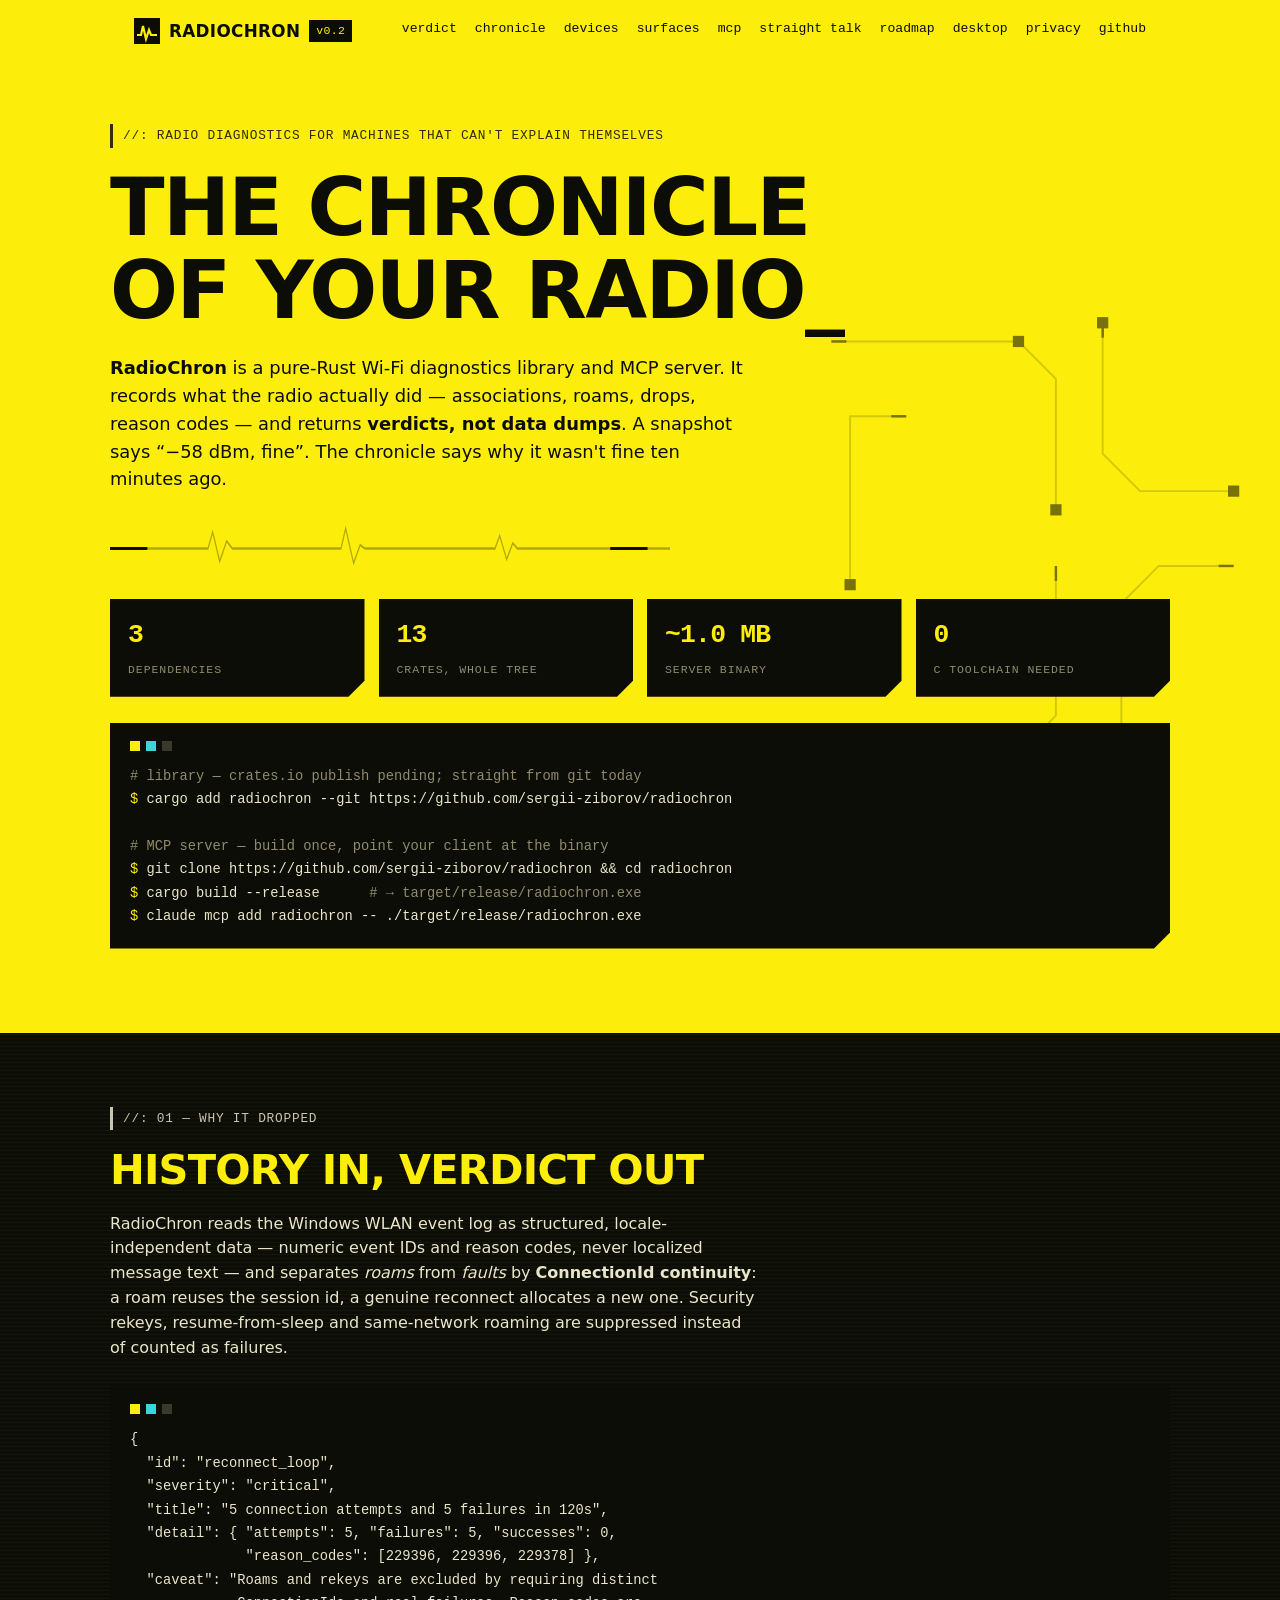
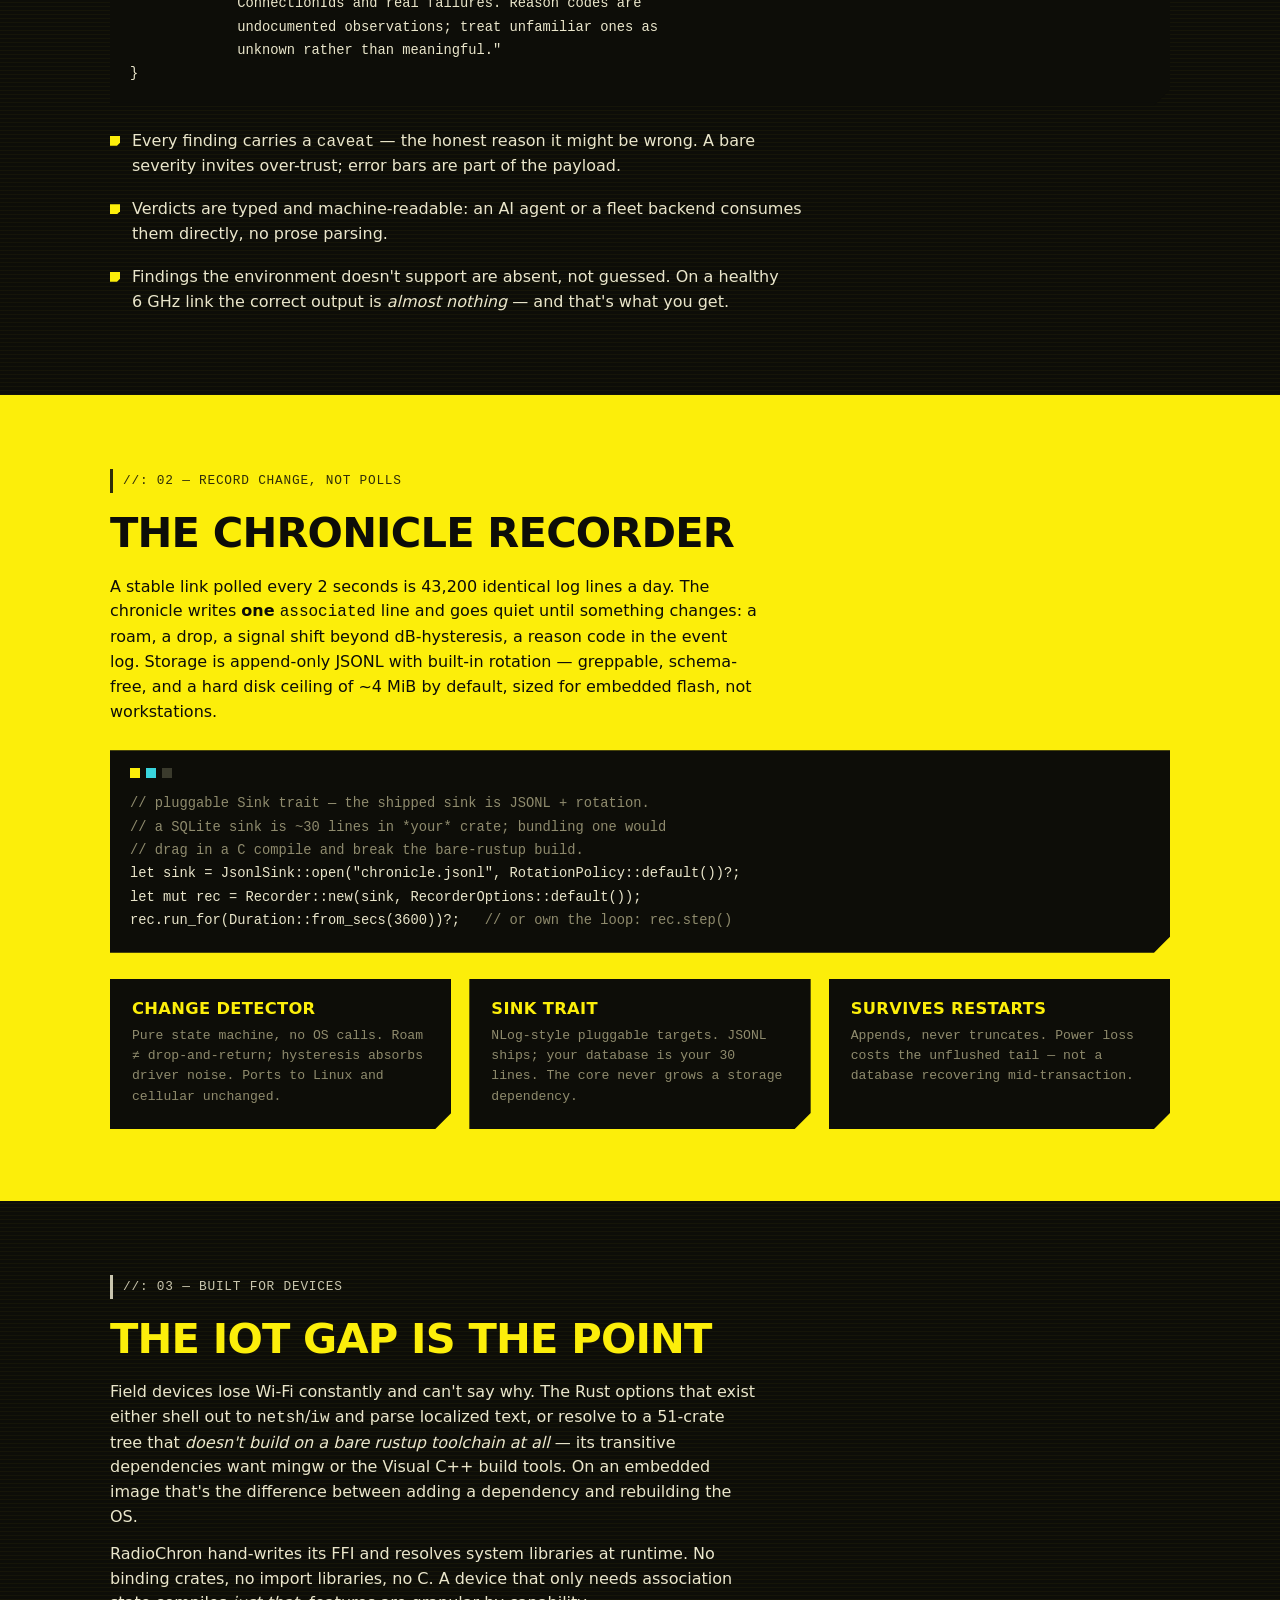
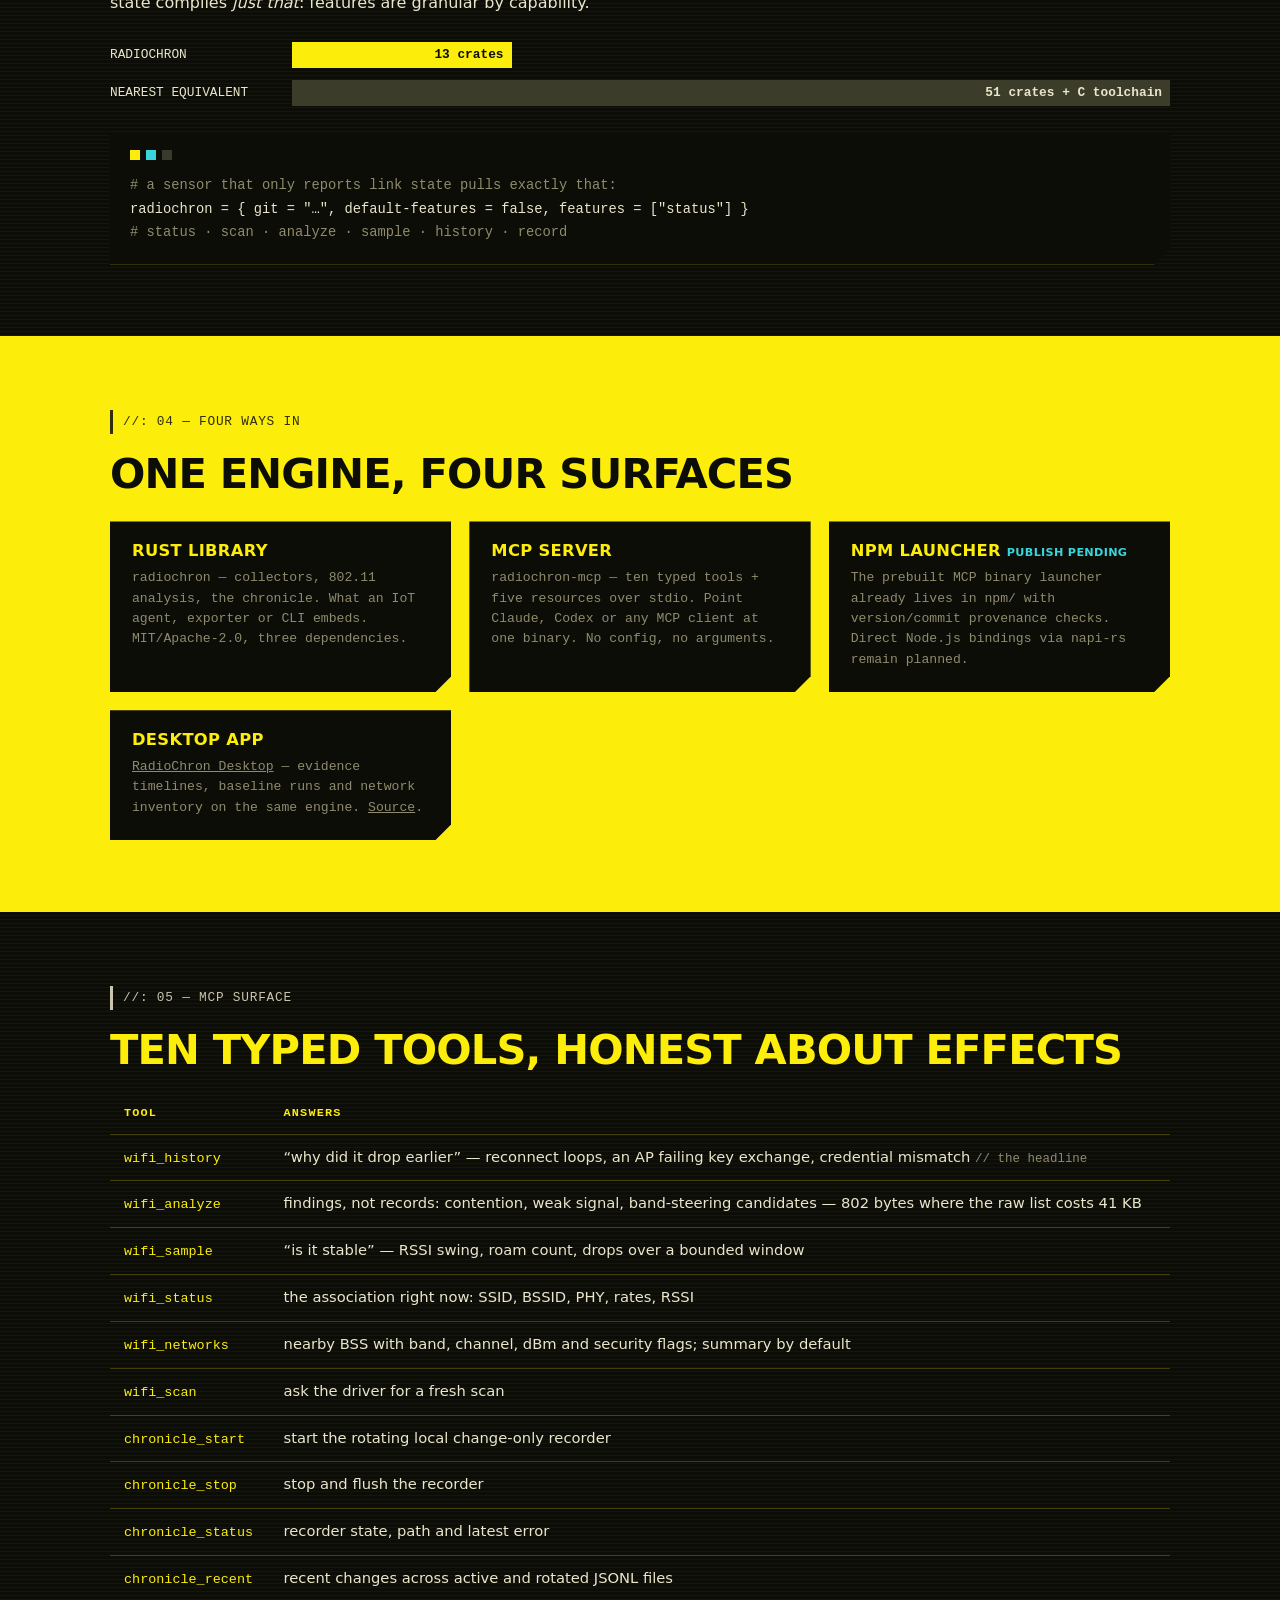
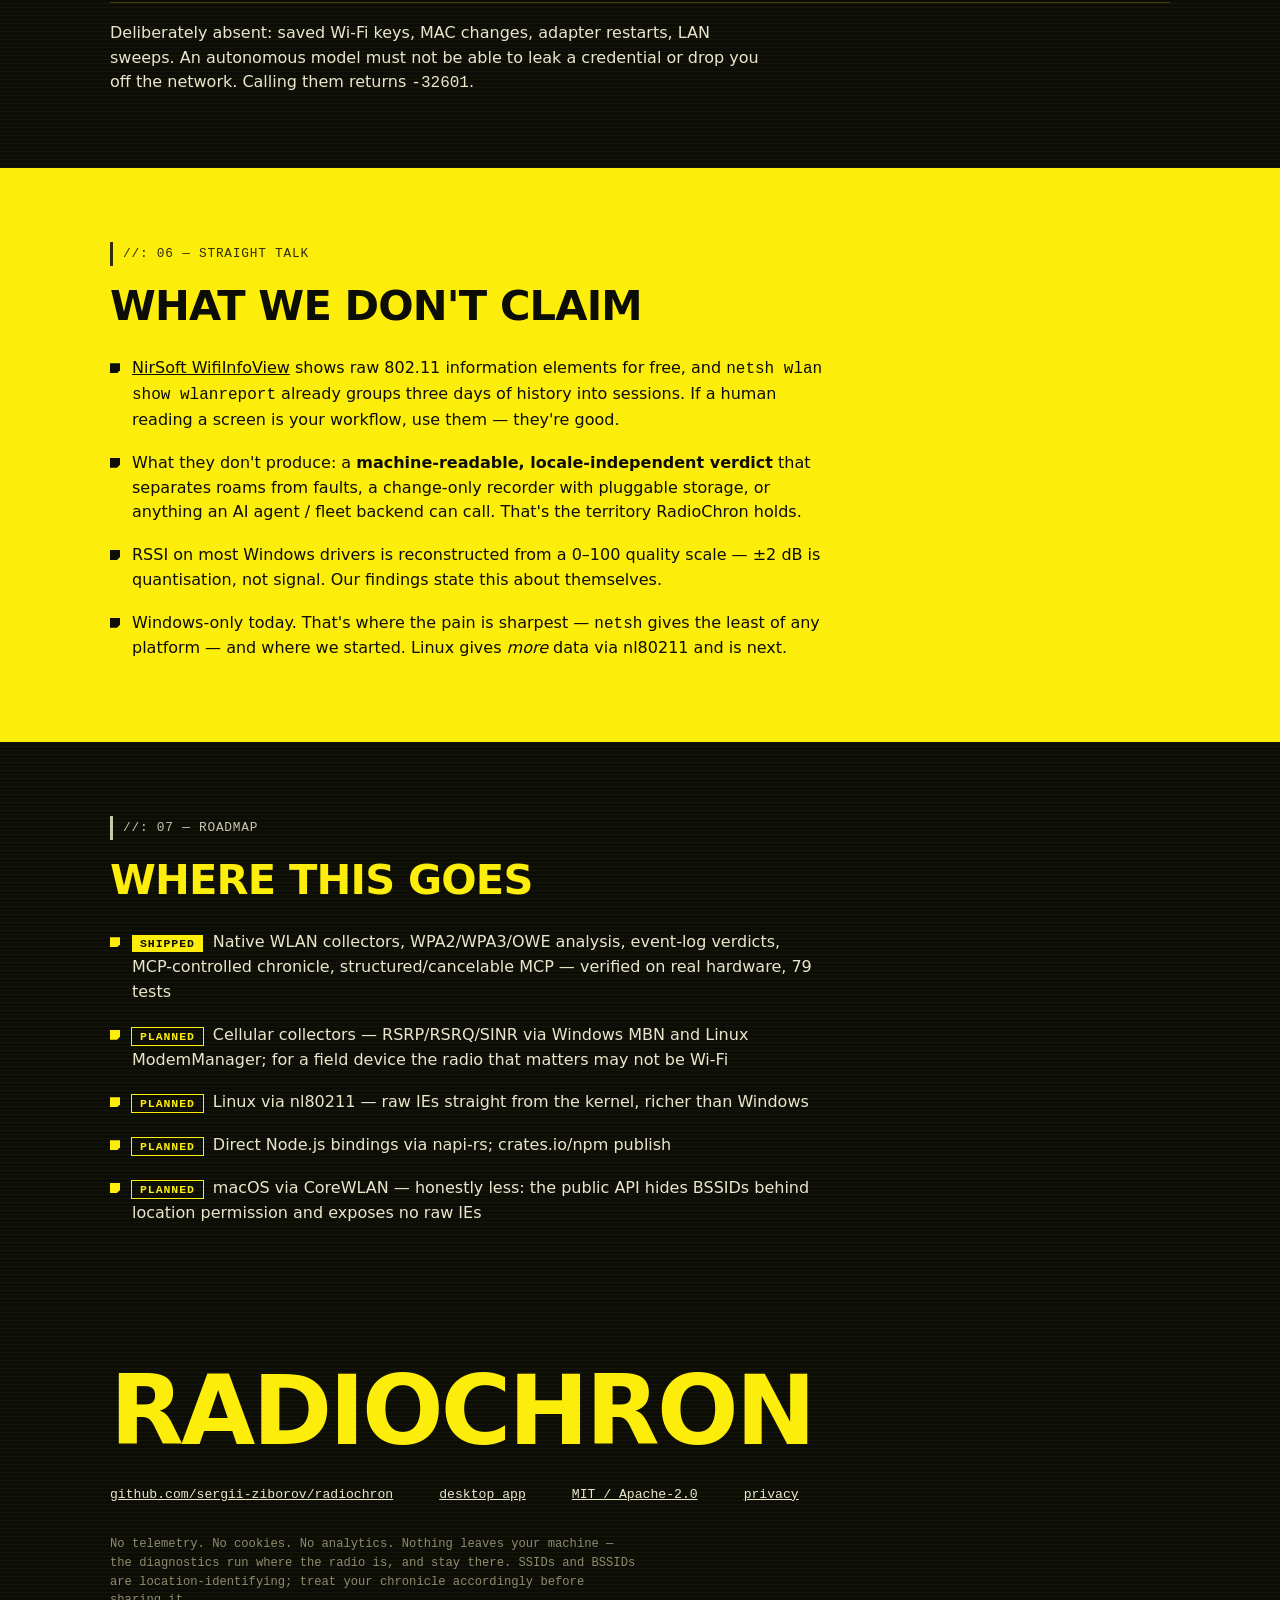
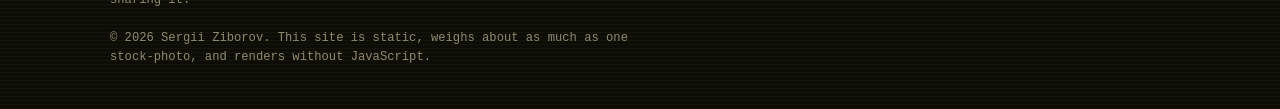
<file: index.html>
<!doctype html>
<html lang="en">
<head>
<meta charset="utf-8">
<meta name="viewport" content="width=device-width, initial-scale=1">
<title>RadioChron — the chronicle of your radio. Rust Wi-Fi diagnostics library + MCP server</title>
<meta name="description" content="RadioChron records what the radio did — associations, roams, drops, reason codes — and returns verdicts, not data dumps. Pure Rust, 3 dependencies, ~1.0 MB, builds on bare rustup. Library, MCP server, and a desktop app.">
<meta name="keywords" content="wifi diagnostics, rust wifi library, MCP server, model context protocol, wlan event log, reconnect loop, IoT wifi monitoring, 802.11 analysis, embedded rust, wifi verdict">
<meta name="robots" content="index, follow">
<link rel="canonical" href="https://radiochron.com/">
<meta property="og:type" content="website">
<meta property="og:site_name" content="RadioChron">
<meta property="og:title" content="RadioChron — the chronicle of your radio">
<meta property="og:description" content="Pure-Rust Wi-Fi diagnostics that answers 'why did it drop': verdicts from connection history, a change-only recorder, and an MCP server. 3 dependencies, ~1.0 MB.">
<meta property="og:url" content="https://radiochron.com/">
<meta property="og:image" content="https://radiochron.com/og.png">
<meta property="og:image:width" content="1200">
<meta property="og:image:height" content="630">
<meta name="twitter:card" content="summary_large_image">
<meta name="twitter:title" content="RadioChron — the chronicle of your radio">
<meta name="twitter:description" content="Rust Wi-Fi diagnostics: verdicts from history, not data dumps. 3 deps, ~1.0 MB, MIT/Apache-2.0.">
<meta name="twitter:image" content="https://radiochron.com/og.png">
<link rel="icon" type="image/svg+xml" href="/favicon.svg">
<script type="application/ld+json">
{
  "@context": "https://schema.org",
  "@type": "SoftwareApplication",
  "name": "RadioChron",
  "applicationCategory": "DeveloperApplication",
  "operatingSystem": "Windows",
  "description": "Pure-Rust Wi-Fi diagnostics library and MCP server: connection-history verdicts, a change-only chronicle recorder, and native WLAN collectors with three dependencies.",
  "url": "https://radiochron.com",
  "license": ["https://opensource.org/licenses/MIT", "https://www.apache.org/licenses/LICENSE-2.0"],
  "offers": { "@type": "Offer", "price": "0", "priceCurrency": "USD" },
  "author": { "@type": "Person", "name": "Sergii Ziborov", "url": "https://github.com/sergii-ziborov" },
  "sameAs": [ "https://github.com/sergii-ziborov/radiochron" ]
}
</script>
<link rel="stylesheet" href="/styles.css?v=1">
</head>
<body>

<header>
  <div class="mark">
    <svg width="26" height="26" viewBox="0 0 26 26" aria-hidden="true"><rect width="26" height="26" fill="#0D0D08"/><path d="M3 17 L7 17 9 8 12 21 15 12 17 17 23 17" fill="none" stroke="#FCEE0A" stroke-width="2.2"/></svg>
    RADIOCHRON <span class="v">v0.2</span>
  </div>
  <nav>
    <a href="#verdict">verdict</a>
    <a href="#chronicle">chronicle</a>
    <a href="#devices">devices</a>
    <a href="#surfaces">surfaces</a>
    <a href="#tools">mcp</a>
    <a href="#straight">straight&nbsp;talk</a>
    <a href="#roadmap">roadmap</a>
    <a href="/electron">desktop</a>
    <a href="/privacy">privacy</a>
    <a href="https://github.com/sergii-ziborov/radiochron">github</a>
  </nav>
</header>

<section class="hero">
  <svg class="circ" width="520" height="560" viewBox="0 0 520 560" aria-hidden="true">
    <g fill="none" stroke="#0D0D08" stroke-width="2" class="base">
      <path d="M40 60 H240 L280 100 V240"/>
      <path d="M280 300 V460 L240 500 H80"/>
      <path d="M330 40 V180 L370 220 H470"/>
      <path d="M470 300 H390 L350 340 V520"/>
      <path d="M120 140 H60 V320"/>
    </g>
    <g fill="none" stroke="#0D0D08" stroke-width="2.6">
      <path class="sig" d="M40 60 H240 L280 100 V240"/>
      <path class="sig d1" d="M280 300 V460 L240 500 H80"/>
      <path class="sig d2" d="M330 40 V180 L370 220 H470"/>
      <path class="sig d3" d="M470 300 H390 L350 340 V520"/>
      <path class="sig d4" d="M120 140 H60 V320"/>
    </g>
    <g fill="#0D0D08">
      <rect x="234" y="54" width="12" height="12"/><rect x="274" y="234" width="12" height="12"/>
      <rect x="74" y="494" width="12" height="12"/><rect x="464" y="214" width="12" height="12"/>
      <rect x="344" y="514" width="12" height="12"/><rect x="54" y="314" width="12" height="12"/>
      <rect x="324" y="34" width="12" height="12"/>
    </g>
  </svg>
  <div class="wrap">
    <div class="tag">//: RADIO DIAGNOSTICS FOR MACHINES THAT CAN'T EXPLAIN THEMSELVES</div>
    <h1>The chronicle<br>of your radio<span class="blink">_</span></h1>
    <p class="sub"><strong>RadioChron</strong> is a pure-Rust Wi-Fi diagnostics library and MCP server.
      It records what the radio actually did — associations, roams, drops, reason codes —
      and returns <strong>verdicts, not data dumps</strong>. A snapshot says “−58 dBm, fine”.
      The chronicle says why it wasn't fine ten minutes ago.</p>
    <svg class="pulse" viewBox="0 0 1200 48" preserveAspectRatio="none" aria-hidden="true">
      <path class="base" d="M0 30 H180 L210 30 220 12 235 44 250 22 262 30 H470 L495 30 505 8 522 46 536 26 546 30 H800 L825 30 835 16 850 42 863 24 873 30 H1200" fill="none" stroke="#0D0D08" stroke-width="2.5"/>
      <path class="sig" d="M0 30 H180 L210 30 220 12 235 44 250 22 262 30 H470 L495 30 505 8 522 46 536 26 546 30 H800 L825 30 835 16 850 42 863 24 873 30 H1200" fill="none" stroke="#0D0D08" stroke-width="3.2"/>
    </svg>
    <div class="stats">
      <div class="stat cut"><b>3</b><span>DEPENDENCIES</span></div>
      <div class="stat cut"><b>13</b><span>CRATES, WHOLE TREE</span></div>
      <div class="stat cut"><b>~1.0&nbsp;MB</b><span>SERVER BINARY</span></div>
      <div class="stat cut"><b>0</b><span>C TOOLCHAIN NEEDED</span></div>
    </div>
    <div class="term cut">
      <div class="bar"><i></i><i></i><i></i></div>
<pre><span class="c"># library — crates.io publish pending; straight from git today</span>
<span class="g">$</span> cargo add radiochron --git https://github.com/sergii-ziborov/radiochron

<span class="c"># MCP server — build once, point your client at the binary</span>
<span class="g">$</span> git clone https://github.com/sergii-ziborov/radiochron &amp;&amp; cd radiochron
<span class="g">$</span> cargo build --release      <span class="c"># → target/release/radiochron.exe</span>
<span class="g">$</span> claude mcp add radiochron -- ./target/release/radiochron.exe</pre>
    </div>
  </div>
</section>

<section class="band k" id="verdict">
  <div class="wrap">
    <div class="tag">//: 01 — WHY IT DROPPED</div>
    <h2>History in, verdict out</h2>
    <p>RadioChron reads the Windows WLAN event log as structured, locale-independent data —
      numeric event IDs and reason codes, never localized message text — and separates
      <em>roams</em> from <em>faults</em> by <strong>ConnectionId continuity</strong>: a roam reuses
      the session id, a genuine reconnect allocates a new one. Security rekeys, resume-from-sleep
      and same-network roaming are suppressed instead of counted as failures.</p>
    <div class="term cut">
      <div class="bar"><i></i><i></i><i></i></div>
<pre>{
  "id": "reconnect_loop",
  "severity": "critical",
  "title": "5 connection attempts and 5 failures in 120s",
  "detail": { "attempts": 5, "failures": 5, "successes": 0,
              "reason_codes": [229396, 229396, 229378] },
  "caveat": "Roams and rekeys are excluded by requiring distinct
             ConnectionIds and real failures. Reason codes are
             undocumented observations; treat unfamiliar ones as
             unknown rather than meaningful."
}</pre>
    </div>
    <ul class="h">
      <li>Every finding carries a <code>caveat</code> — the honest reason it might be wrong.
          A bare severity invites over-trust; error bars are part of the payload.</li>
      <li>Verdicts are typed and machine-readable: an AI agent or a fleet backend consumes
          them directly, no prose parsing.</li>
      <li>Findings the environment doesn't support are absent, not guessed. On a healthy
          6&nbsp;GHz link the correct output is <em>almost nothing</em> — and that's what you get.</li>
    </ul>
  </div>
</section>

<section class="band" id="chronicle">
  <div class="wrap">
    <div class="tag">//: 02 — RECORD CHANGE, NOT POLLS</div>
    <h2>The chronicle recorder</h2>
    <p>A stable link polled every 2 seconds is 43,200 identical log lines a day. The chronicle
      writes <strong>one</strong> <code>associated</code> line and goes quiet until something
      changes: a roam, a drop, a signal shift beyond dB-hysteresis, a reason code in the event
      log. Storage is append-only JSONL with built-in rotation — greppable, schema-free, and a
      hard disk ceiling of ~4&nbsp;MiB by default, sized for embedded flash, not workstations.</p>
    <div class="term cut">
      <div class="bar"><i></i><i></i><i></i></div>
<pre><span class="c">// pluggable Sink trait — the shipped sink is JSONL + rotation.</span>
<span class="c">// a SQLite sink is ~30 lines in *your* crate; bundling one would</span>
<span class="c">// drag in a C compile and break the bare-rustup build.</span>
let sink = JsonlSink::open("chronicle.jsonl", RotationPolicy::default())?;
let mut rec = Recorder::new(sink, RecorderOptions::default());
rec.run_for(Duration::from_secs(3600))?;   <span class="c">// or own the loop: rec.step()</span></pre>
    </div>
    <div class="grid g3">
      <div class="card cut"><h3>Change detector</h3><div class="m">Pure state machine, no OS calls.
        Roam ≠ drop-and-return; hysteresis absorbs driver noise. Ports to Linux and cellular unchanged.</div></div>
      <div class="card cut"><h3>Sink trait</h3><div class="m">NLog-style pluggable targets. JSONL ships;
        your database is your 30 lines. The core never grows a storage dependency.</div></div>
      <div class="card cut"><h3>Survives restarts</h3><div class="m">Appends, never truncates. Power loss
        costs the unflushed tail — not a database recovering mid-transaction.</div></div>
    </div>
  </div>
</section>

<section class="band k" id="devices">
  <div class="wrap">
    <div class="tag">//: 03 — BUILT FOR DEVICES</div>
    <h2>The IoT gap is the point</h2>
    <p>Field devices lose Wi-Fi constantly and can't say why. The Rust options that exist either
      shell out to <code>netsh</code>/<code>iw</code> and parse localized text, or resolve to a
      51-crate tree that <em>doesn't build on a bare rustup toolchain at all</em> — its transitive
      dependencies want mingw or the Visual C++ build tools. On an embedded image that's the
      difference between adding a dependency and rebuilding the OS.</p>
    <p style="margin-top:12px">RadioChron hand-writes its FFI and resolves system libraries at
      runtime. No binding crates, no import libraries, no C. A device that only needs association
      state compiles <em>just that</em>: features are granular by capability.</p>
    <div class="bars">
      <div class="row"><span>RADIOCHRON</span><div class="bar" style="width:25%"><b>13 crates</b></div></div>
      <div class="row"><span>NEAREST EQUIVALENT</span><div class="bar dim" style="width:100%"><b>51 crates + C toolchain</b></div></div>
    </div>
    <div class="term cut">
      <div class="bar"><i></i><i></i><i></i></div>
<pre><span class="c"># a sensor that only reports link state pulls exactly that:</span>
radiochron = { git = "…", default-features = false, features = ["status"] }
<span class="c"># status · scan · analyze · sample · history · record</span></pre>
    </div>
  </div>
</section>

<section class="band" id="surfaces">
  <div class="wrap">
    <div class="tag">//: 04 — FOUR WAYS IN</div>
    <h2>One engine, four surfaces</h2>
    <div class="grid g2">
      <div class="card cut"><h3>Rust library</h3>
        <div class="m"><code>radiochron</code> — collectors, 802.11 analysis, the chronicle.
        What an IoT agent, exporter or CLI embeds. MIT/Apache-2.0, three dependencies.</div></div>
      <div class="card cut"><h3>MCP server</h3>
        <div class="m"><code>radiochron-mcp</code> — ten typed tools + five resources over stdio.
        Point Claude, Codex or any MCP client at one binary. No config, no arguments.</div></div>
      <div class="card cut"><h3>npm launcher <span style="color:var(--cyan);font-size:.7rem">PUBLISH PENDING</span></h3>
        <div class="m">The prebuilt MCP binary launcher already lives in <code>npm/</code> with
        version/commit provenance checks. Direct Node.js bindings via napi-rs remain planned.</div></div>
      <div class="card cut"><h3>Desktop app</h3>
        <div class="m"><a href="/electron">RadioChron Desktop</a> —
        evidence timelines, baseline runs and network inventory on the same engine.
        <a href="https://github.com/sergii-ziborov/radiochron-electron">Source</a>.</div></div>
    </div>
  </div>
</section>

<section class="band k" id="tools">
  <div class="wrap">
    <div class="tag">//: 05 — MCP SURFACE</div>
    <h2>Ten typed tools, honest about effects</h2>
    <table>
      <tr><th>tool</th><th>answers</th></tr>
      <tr><td><code>wifi_history</code></td><td>“why did it drop earlier” — reconnect loops, an AP failing key exchange, credential mismatch <span class="m">// the headline</span></td></tr>
      <tr><td><code>wifi_analyze</code></td><td>findings, not records: contention, weak signal, band-steering candidates — 802 bytes where the raw list costs 41&nbsp;KB</td></tr>
      <tr><td><code>wifi_sample</code></td><td>“is it stable” — RSSI swing, roam count, drops over a bounded window</td></tr>
      <tr><td><code>wifi_status</code></td><td>the association right now: SSID, BSSID, PHY, rates, RSSI</td></tr>
      <tr><td><code>wifi_networks</code></td><td>nearby BSS with band, channel, dBm and security flags; summary by default</td></tr>
      <tr><td><code>wifi_scan</code></td><td>ask the driver for a fresh scan</td></tr>
      <tr><td><code>chronicle_start</code></td><td>start the rotating local change-only recorder</td></tr>
      <tr><td><code>chronicle_stop</code></td><td>stop and flush the recorder</td></tr>
      <tr><td><code>chronicle_status</code></td><td>recorder state, path and latest error</td></tr>
      <tr><td><code>chronicle_recent</code></td><td>recent changes across active and rotated JSONL files</td></tr>
    </table>
    <p style="margin-top:18px" class="m">Deliberately absent: saved Wi-Fi keys, MAC changes, adapter
      restarts, LAN sweeps. An autonomous model must not be able to leak a credential or drop you
      off the network. Calling them returns <code>-32601</code>.</p>
  </div>
</section>

<section class="band" id="straight">
  <div class="wrap">
    <div class="tag">//: 06 — STRAIGHT TALK</div>
    <h2>What we don't claim</h2>
    <ul class="h">
      <li><a href="https://www.nirsoft.net/utils/wifi_information_view.html">NirSoft WifiInfoView</a>
        shows raw 802.11 information elements for free, and <code>netsh wlan show wlanreport</code>
        already groups three days of history into sessions. If a human reading a screen is your
        workflow, use them — they're good.</li>
      <li>What they don't produce: a <strong>machine-readable, locale-independent verdict</strong>
        that separates roams from faults, a change-only recorder with pluggable storage, or
        anything an AI agent / fleet backend can call. That's the territory RadioChron holds.</li>
      <li>RSSI on most Windows drivers is reconstructed from a 0–100 quality scale — ±2&nbsp;dB is
        quantisation, not signal. Our findings state this about themselves.</li>
      <li>Windows-only today. That's where the pain is sharpest — <code>netsh</code> gives the
        least of any platform — and where we started. Linux gives <em>more</em> data via nl80211
        and is next.</li>
    </ul>
  </div>
</section>

<section class="band k" id="roadmap">
  <div class="wrap">
    <div class="tag">//: 07 — ROADMAP</div>
    <h2>Where this goes</h2>
    <ul class="h road">
      <li class="done"><b>SHIPPED</b>Native WLAN collectors, WPA2/WPA3/OWE analysis, event-log verdicts, MCP-controlled chronicle, structured/cancelable MCP — verified on real hardware, 79 tests</li>
      <li class="plan"><b>PLANNED</b>Cellular collectors — RSRP/RSRQ/SINR via Windows MBN and Linux ModemManager; for a field device the radio that matters may not be Wi-Fi</li>
      <li class="plan"><b>PLANNED</b>Linux via nl80211 — raw IEs straight from the kernel, richer than Windows</li>
      <li class="plan"><b>PLANNED</b>Direct Node.js bindings via napi-rs; crates.io/npm publish</li>
      <li class="plan"><b>PLANNED</b>macOS via CoreWLAN — honestly less: the public API hides BSSIDs behind location permission and exposes no raw IEs</li>
    </ul>
  </div>
</section>

<footer>
  <div class="wrap">
    <div class="big">RADIOCHRON</div>
    <div class="cols">
      <a href="https://github.com/sergii-ziborov/radiochron">github.com/sergii-ziborov/radiochron</a>
      <a href="/electron">desktop app</a>
      <a href="/license">MIT / Apache-2.0</a>
      <a href="/privacy">privacy</a>
    </div>
    <div class="note">No telemetry. No cookies. No analytics. Nothing leaves your machine — the
      diagnostics run where the radio is, and stay there. SSIDs and BSSIDs are location-identifying;
      treat your chronicle accordingly before sharing it.<br><br>
      © 2026 Sergii Ziborov. This site is static, weighs about as much as one stock-photo, and
      renders without JavaScript.</div>
  </div>
</footer>

</body>
</html>
</file>
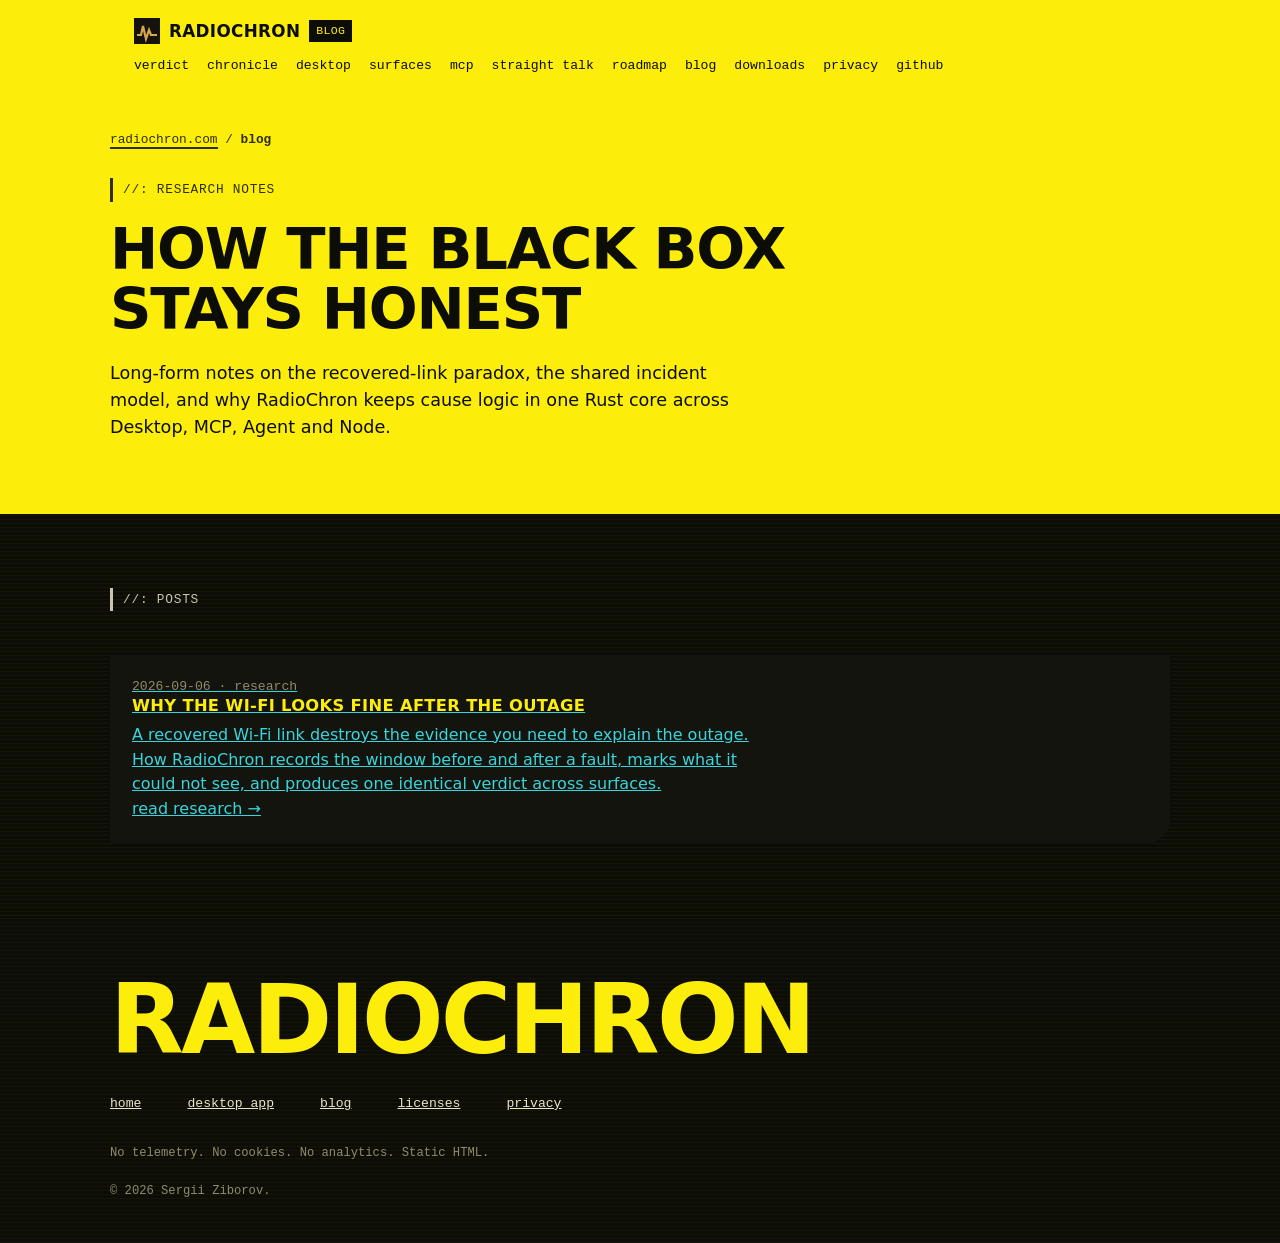
<file: public/blog/index.html>
<!doctype html>
<html lang="en">
<head>
<meta charset="utf-8">
<meta name="viewport" content="width=device-width, initial-scale=1">
<title>Blog — RadioChron</title>
<meta name="description" content="Research notes on Wi-Fi flight recording, incident forensics, and how RadioChron keeps a black box after the link recovers.">
<meta name="robots" content="index, follow">
<link rel="canonical" href="https://radiochron.com/blog/">
<meta property="og:type" content="website">
<meta property="og:site_name" content="RadioChron">
<meta property="og:title" content="Blog — RadioChron">
<meta property="og:description" content="Research notes on Wi-Fi flight recording and incident forensics.">
<meta property="og:url" content="https://radiochron.com/blog/">
<meta property="og:image" content="https://radiochron.com/og.png">
<link rel="icon" type="image/svg+xml" href="/favicon.svg">
<link rel="stylesheet" href="/styles.css?v=8">
</head>
<body>

<header>
  <a class="mark" href="/">
    <svg width="26" height="26" viewBox="0 0 26 26" aria-hidden="true"><rect width="26" height="26" fill="#16130F"/><path d="M3 17 L7 17 9 8 12 21 15 12 17 17 23 17" fill="none" stroke="#D4A84B" stroke-width="2.2"/></svg>
    RADIOCHRON <span class="v">BLOG</span>
  </a>
    <nav>
    <a href="/#verdict">verdict</a>
    <a href="/#chronicle">chronicle</a>
    <a href="/electron">desktop</a>
    <a href="/#surfaces">surfaces</a>
    <a href="/#tools">mcp</a>
    <a href="/#straight">straight&nbsp;talk</a>
    <a href="/#roadmap">roadmap</a>
    <a href="/blog/">blog</a>
    <a href="/electron#download">downloads</a>
    <a href="/privacy">privacy</a>
    <a href="https://github.com/sergii-ziborov/radiochron">github</a>
  </nav>
</header>

<section class="band pagehead" style="padding-top:26px">
  <div class="wrap">
    <div class="crumbs"><a href="/">radiochron.com</a> / <b>blog</b></div>
    <div class="tag">//: RESEARCH NOTES</div>
    <h1>How the black box<br>stays honest</h1>
    <p style="margin-top:20px;font-size:1.1rem;max-width:58ch">Long-form notes on the recovered-link paradox, the shared incident
      model, and why RadioChron keeps cause logic in one Rust core across Desktop,
      MCP, Agent and Node.</p>
  </div>
</section>

<section class="band k">
  <div class="wrap">
    <div class="tag">//: POSTS</div>
    <div class="grid g2 blog-index">
      <a class="card cut post-card" href="/blog/wifi-looks-fine-after-outage-flight-recorder/">
        <div class="m">2026-09-06 · research</div>
        <h3>Why the Wi-Fi looks fine after the outage</h3>
        <p>A recovered Wi-Fi link destroys the evidence you need to explain the outage.
          How RadioChron records the window before and after a fault, marks what it could
          not see, and produces one identical verdict across surfaces.</p>
        <span class="read">read research →</span>
      </a>
    </div>
  </div>
</section>

<footer>
  <div class="wrap">
    <div class="big">RADIOCHRON</div>
    <div class="cols">
      <a href="/">home</a>
      <a href="/electron">desktop app</a>
      <a href="/blog/">blog</a>
      <a href="/license">licenses</a>
      <a href="/privacy">privacy</a>
    </div>
    <div class="note">No telemetry. No cookies. No analytics. Static HTML.<br><br>
      © 2026 Sergii Ziborov.</div>
  </div>
</footer>

</body>
</html>
</file>
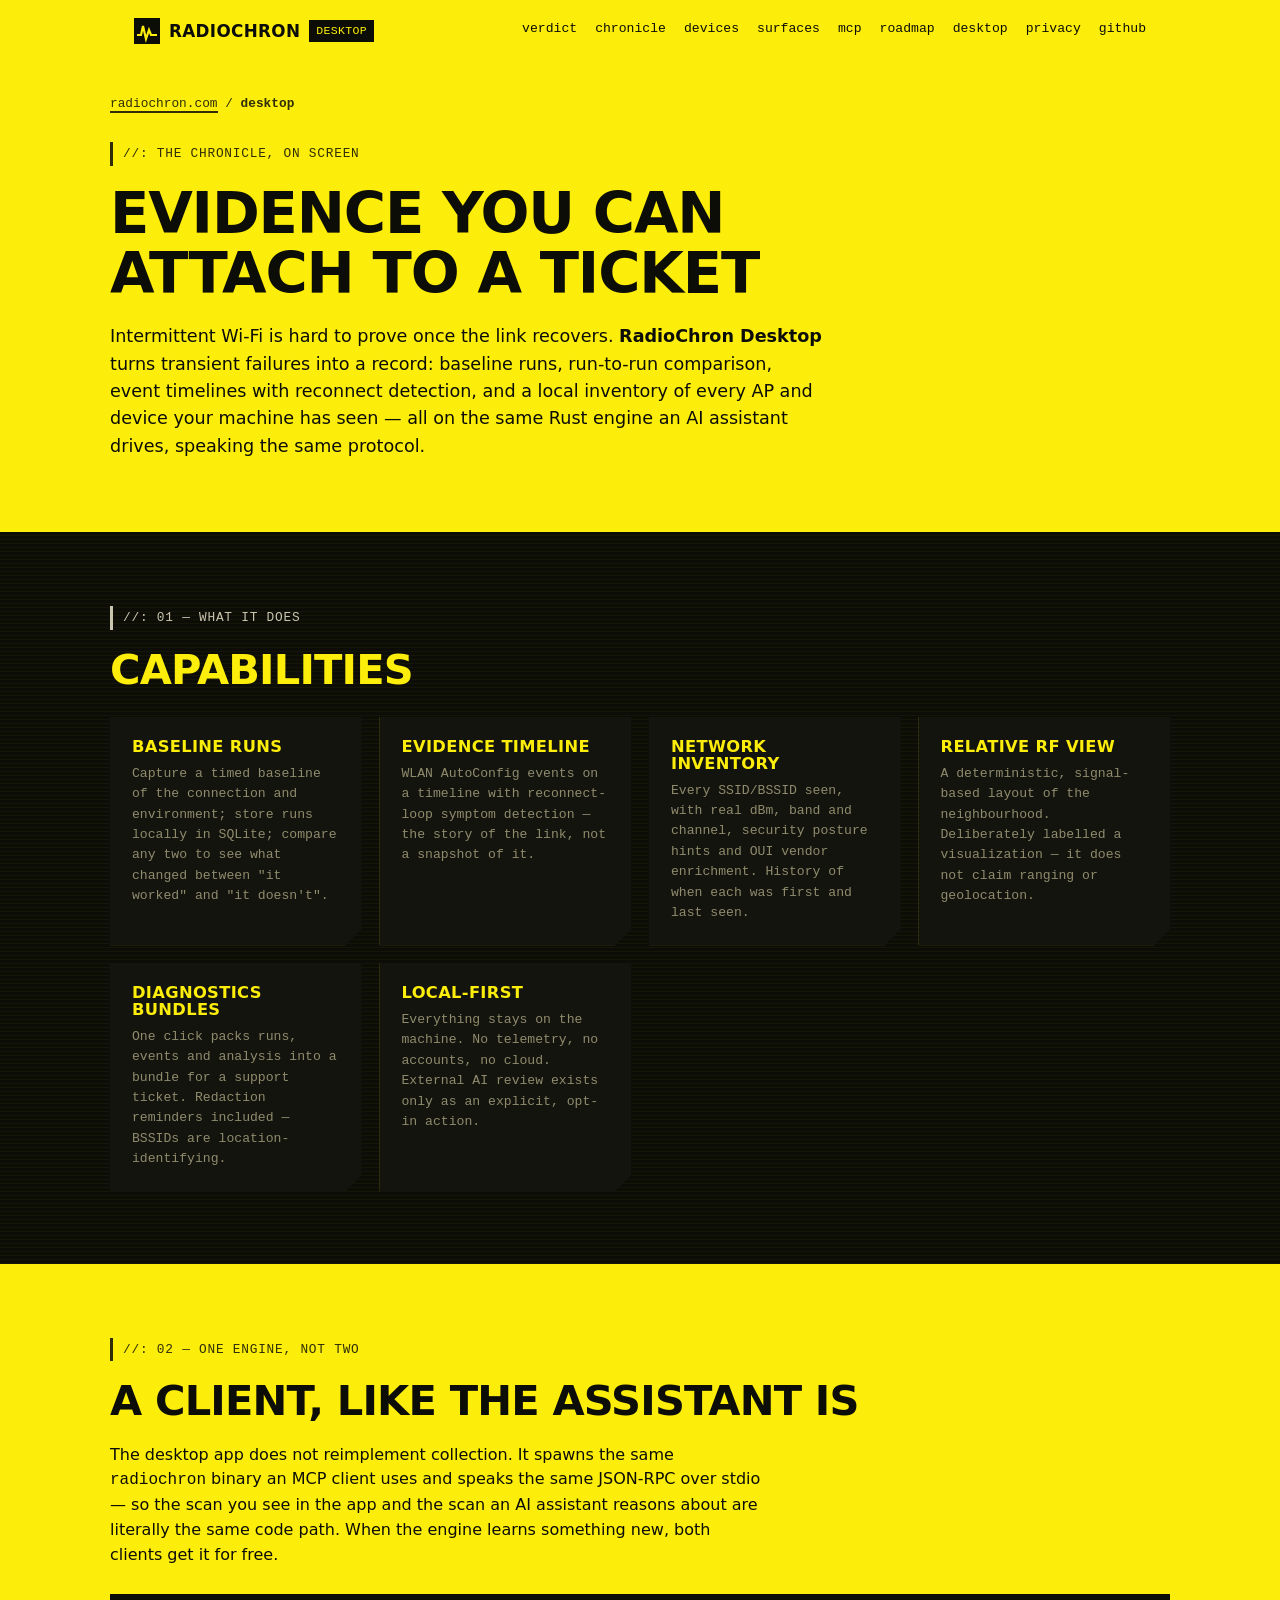
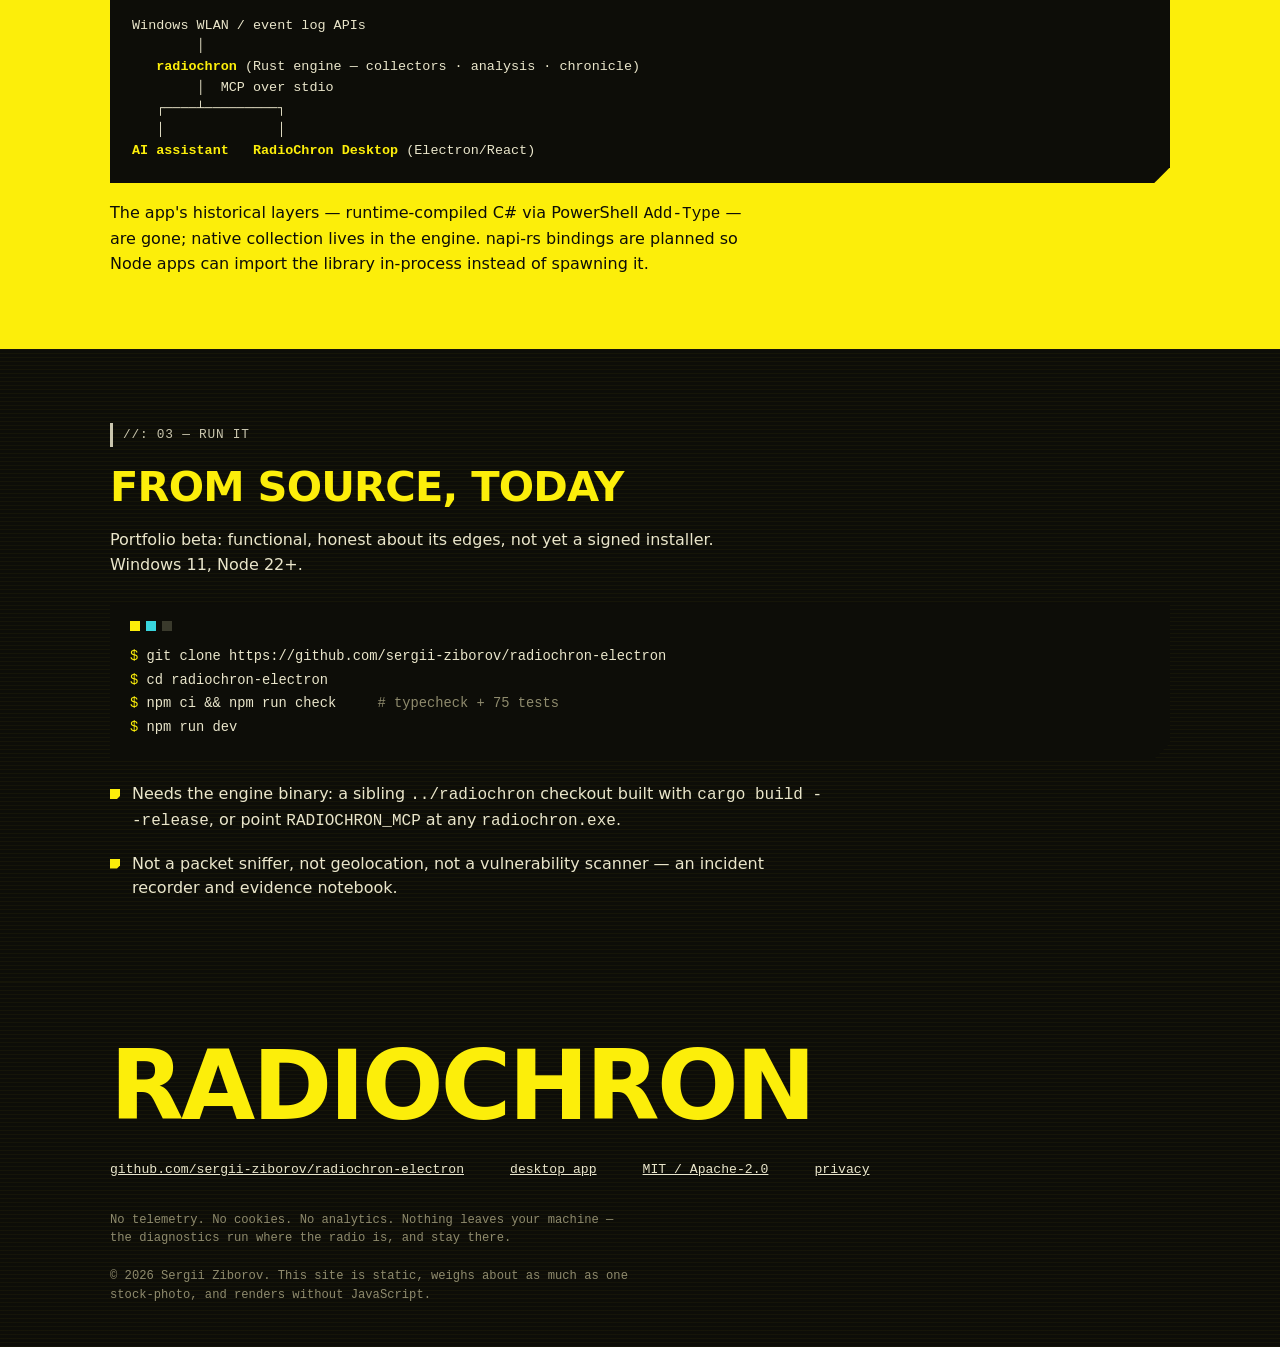
<file: electron.html>
<!doctype html>
<html lang="en">
<head>
<meta charset="utf-8">
<meta name="viewport" content="width=device-width, initial-scale=1">
<title>RadioChron Desktop — evidence timelines and network inventory</title>
<meta name="description" content="RadioChron Desktop is the Electron app on the same Rust engine: baseline runs, run comparison, evidence timelines, device inventory and diagnostics bundles for support tickets.">
<meta name="robots" content="index, follow">
<link rel="canonical" href="https://radiochron.com/electron">
<meta property="og:type" content="website">
<meta property="og:site_name" content="RadioChron">
<meta property="og:title" content="RadioChron Desktop — the chronicle, on screen">
<meta property="og:description" content="Baseline runs, run comparison, evidence timelines and network inventory — a desktop client of the same engine an AI assistant drives.">
<meta property="og:url" content="https://radiochron.com/electron">
<meta property="og:image" content="https://radiochron.com/og.png">
<link rel="icon" type="image/svg+xml" href="/favicon.svg">
<link rel="stylesheet" href="/styles.css?v=1">
</head>
<body>

<header>
  <a class="mark" href="/">
    <svg width="26" height="26" viewBox="0 0 26 26" aria-hidden="true"><rect width="26" height="26" fill="#0D0D08"/><path d="M3 17 L7 17 9 8 12 21 15 12 17 17 23 17" fill="none" stroke="#FCEE0A" stroke-width="2.2"/></svg>
    RADIOCHRON <span class="v">DESKTOP</span>
  </a>
  <nav>
    <a href="/#verdict">verdict</a>
    <a href="/#chronicle">chronicle</a>
    <a href="/#devices">devices</a>
    <a href="/#surfaces">surfaces</a>
    <a href="/#tools">mcp</a>
    <a href="/#roadmap">roadmap</a>
    <a href="/electron">desktop</a>
    <a href="/privacy">privacy</a>
    <a href="https://github.com/sergii-ziborov/radiochron-electron">github</a>
  </nav>
</header>

<section class="band pagehead" style="padding-top:26px">
  <div class="wrap">
    <div class="crumbs"><a href="/">radiochron.com</a> / <b>desktop</b></div>
    <div class="tag">//: THE CHRONICLE, ON SCREEN</div>
    <h1>Evidence you can<br>attach to a ticket</h1>
    <p style="margin-top:20px;font-size:1.1rem">Intermittent Wi-Fi is hard to prove once the link
      recovers. <strong>RadioChron Desktop</strong> turns transient failures into a record: baseline
      runs, run-to-run comparison, event timelines with reconnect detection, and a local inventory
      of every AP and device your machine has seen — all on the same Rust engine an AI assistant
      drives, speaking the same protocol.</p>
  </div>
</section>

<section class="band k" id="capabilities">
  <div class="wrap">
    <div class="tag">//: 01 — WHAT IT DOES</div>
    <h2>Capabilities</h2>
    <div class="grid g3">
      <div class="card cut"><h3>Baseline runs</h3><div class="m">Capture a timed baseline of the
        connection and environment; store runs locally in SQLite; compare any two to see what
        changed between "it worked" and "it doesn't".</div></div>
      <div class="card cut"><h3>Evidence timeline</h3><div class="m">WLAN AutoConfig events on a
        timeline with reconnect-loop symptom detection — the story of the link, not a snapshot
        of it.</div></div>
      <div class="card cut"><h3>Network inventory</h3><div class="m">Every SSID/BSSID seen, with
        real dBm, band and channel, security posture hints and OUI vendor enrichment. History of
        when each was first and last seen.</div></div>
      <div class="card cut"><h3>Relative RF view</h3><div class="m">A deterministic, signal-based
        layout of the neighbourhood. Deliberately labelled a visualization — it does not claim
        ranging or geolocation.</div></div>
      <div class="card cut"><h3>Diagnostics bundles</h3><div class="m">One click packs runs,
        events and analysis into a bundle for a support ticket. Redaction reminders included —
        BSSIDs are location-identifying.</div></div>
      <div class="card cut"><h3>Local-first</h3><div class="m">Everything stays on the machine.
        No telemetry, no accounts, no cloud. External AI review exists only as an explicit,
        opt-in action.</div></div>
    </div>
  </div>
</section>

<section class="band" id="architecture">
  <div class="wrap">
    <div class="tag">//: 02 — ONE ENGINE, NOT TWO</div>
    <h2>A client, like the assistant is</h2>
    <p>The desktop app does not reimplement collection. It spawns the same <code>radiochron</code>
      binary an MCP client uses and speaks the same JSON-RPC over stdio — so the scan you see in
      the app and the scan an AI assistant reasons about are literally the same code path. When the
      engine learns something new, both clients get it for free.</p>
    <div class="flow cut"><pre>
Windows WLAN / event log APIs
        │
   <b>radiochron</b> (Rust engine — collectors · analysis · chronicle)
        │  MCP over stdio
   ┌────┴─────────┐
   │              │
<b>AI assistant</b>   <b>RadioChron Desktop</b> (Electron/React)
</pre></div>
    <p style="margin-top:18px">The app's historical layers — runtime-compiled C# via PowerShell
      <code>Add-Type</code> — are gone; native collection lives in the engine. napi-rs bindings
      are planned so Node apps can import the library in-process instead of spawning it.</p>
  </div>
</section>

<section class="band k" id="run">
  <div class="wrap">
    <div class="tag">//: 03 — RUN IT</div>
    <h2>From source, today</h2>
    <p>Portfolio beta: functional, honest about its edges, not yet a signed installer.
      Windows 11, Node 22+.</p>
    <div class="term cut">
      <div class="bar"><i></i><i></i><i></i></div>
<pre><span class="g">$</span> git clone https://github.com/sergii-ziborov/radiochron-electron
<span class="g">$</span> cd radiochron-electron
<span class="g">$</span> npm ci &amp;&amp; npm run check     <span class="c"># typecheck + 75 tests</span>
<span class="g">$</span> npm run dev</pre>
    </div>
    <ul class="h">
      <li>Needs the engine binary: a sibling <code>../radiochron</code> checkout built with
        <code>cargo build --release</code>, or point <code>RADIOCHRON_MCP</code> at any
        <code>radiochron.exe</code>.</li>
      <li>Not a packet sniffer, not geolocation, not a vulnerability scanner — an incident
        recorder and evidence notebook.</li>
    </ul>
  </div>
</section>

<footer>
  <div class="wrap">
    <div class="big">RADIOCHRON</div>
    <div class="cols">
      <a href="https://github.com/sergii-ziborov/radiochron-electron">github.com/sergii-ziborov/radiochron-electron</a>
      <a href="/electron">desktop app</a>
      <a href="/license">MIT / Apache-2.0</a>
      <a href="/privacy">privacy</a>
    </div>
    <div class="note">No telemetry. No cookies. No analytics. Nothing leaves your machine — the
      diagnostics run where the radio is, and stay there.<br><br>
      © 2026 Sergii Ziborov. This site is static, weighs about as much as one stock-photo, and
      renders without JavaScript.</div>
  </div>
</footer>

</body>
</html>
</file>
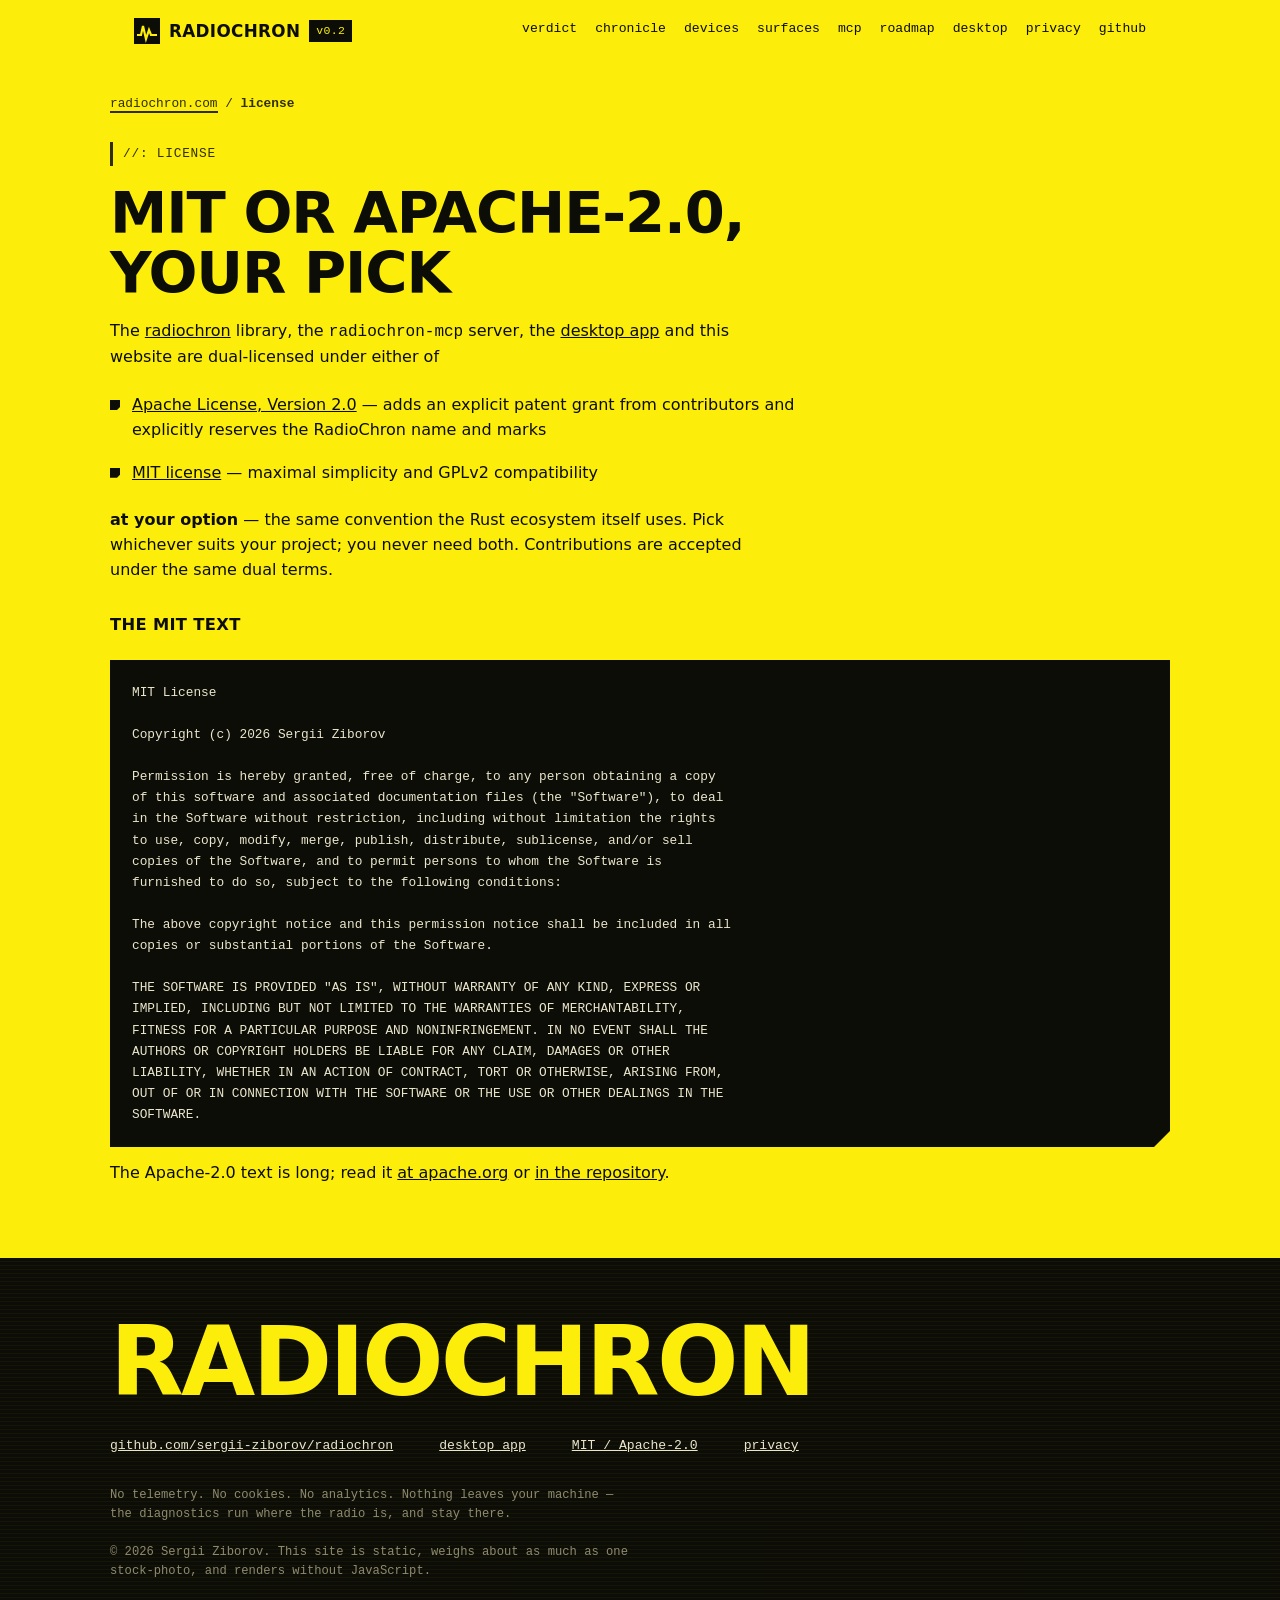
<file: license.html>
<!doctype html>
<html lang="en">
<head>
<meta charset="utf-8">
<meta name="viewport" content="width=device-width, initial-scale=1">
<title>License — RadioChron</title>
<meta name="description" content="RadioChron is dual-licensed MIT OR Apache-2.0, at your option — the Rust ecosystem standard.">
<meta name="robots" content="index, follow">
<link rel="canonical" href="https://radiochron.com/license">
<link rel="icon" type="image/svg+xml" href="/favicon.svg">
<link rel="stylesheet" href="/styles.css?v=1">
</head>
<body>

<header>
  <a class="mark" href="/">
    <svg width="26" height="26" viewBox="0 0 26 26" aria-hidden="true"><rect width="26" height="26" fill="#0D0D08"/><path d="M3 17 L7 17 9 8 12 21 15 12 17 17 23 17" fill="none" stroke="#FCEE0A" stroke-width="2.2"/></svg>
    RADIOCHRON <span class="v">v0.2</span>
  </a>
  <nav>
    <a href="/#verdict">verdict</a>
    <a href="/#chronicle">chronicle</a>
    <a href="/#devices">devices</a>
    <a href="/#surfaces">surfaces</a>
    <a href="/#tools">mcp</a>
    <a href="/#roadmap">roadmap</a>
    <a href="/electron">desktop</a>
    <a href="/privacy">privacy</a>
    <a href="https://github.com/sergii-ziborov/radiochron">github</a>
  </nav>
</header>

<section class="band pagehead legal" style="padding-top:26px">
  <div class="wrap">
    <div class="crumbs"><a href="/">radiochron.com</a> / <b>license</b></div>
    <div class="tag">//: LICENSE</div>
    <h1>MIT or Apache-2.0,<br>your pick</h1>
    <p style="margin-top:16px">The <a href="https://github.com/sergii-ziborov/radiochron">radiochron</a>
      library, the <code>radiochron-mcp</code> server, the
      <a href="https://github.com/sergii-ziborov/radiochron-electron">desktop app</a>
      and this website are dual-licensed under either of</p>
    <ul class="h">
      <li><a href="https://github.com/sergii-ziborov/radiochron/blob/main/LICENSE-APACHE">Apache License, Version 2.0</a>
        — adds an explicit patent grant from contributors and explicitly reserves the
        RadioChron name and marks</li>
      <li><a href="https://github.com/sergii-ziborov/radiochron/blob/main/LICENSE-MIT">MIT license</a>
        — maximal simplicity and GPLv2 compatibility</li>
    </ul>
    <p style="margin-top:14px"><strong>at your option</strong> — the same convention the Rust
      ecosystem itself uses. Pick whichever suits your project; you never need both.
      Contributions are accepted under the same dual terms.</p>

    <h3 style="margin-top:34px">The MIT text</h3>
<pre>MIT License

Copyright (c) 2026 Sergii Ziborov

Permission is hereby granted, free of charge, to any person obtaining a copy
of this software and associated documentation files (the "Software"), to deal
in the Software without restriction, including without limitation the rights
to use, copy, modify, merge, publish, distribute, sublicense, and/or sell
copies of the Software, and to permit persons to whom the Software is
furnished to do so, subject to the following conditions:

The above copyright notice and this permission notice shall be included in all
copies or substantial portions of the Software.

THE SOFTWARE IS PROVIDED "AS IS", WITHOUT WARRANTY OF ANY KIND, EXPRESS OR
IMPLIED, INCLUDING BUT NOT LIMITED TO THE WARRANTIES OF MERCHANTABILITY,
FITNESS FOR A PARTICULAR PURPOSE AND NONINFRINGEMENT. IN NO EVENT SHALL THE
AUTHORS OR COPYRIGHT HOLDERS BE LIABLE FOR ANY CLAIM, DAMAGES OR OTHER
LIABILITY, WHETHER IN AN ACTION OF CONTRACT, TORT OR OTHERWISE, ARISING FROM,
OUT OF OR IN CONNECTION WITH THE SOFTWARE OR THE USE OR OTHER DEALINGS IN THE
SOFTWARE.</pre>
    <p style="margin-top:14px">The Apache-2.0 text is long; read it
      <a href="https://www.apache.org/licenses/LICENSE-2.0">at apache.org</a> or
      <a href="https://github.com/sergii-ziborov/radiochron/blob/main/LICENSE-APACHE">in the repository</a>.</p>
  </div>
</section>

<footer>
  <div class="wrap">
    <div class="big">RADIOCHRON</div>
    <div class="cols">
      <a href="https://github.com/sergii-ziborov/radiochron">github.com/sergii-ziborov/radiochron</a>
      <a href="/electron">desktop app</a>
      <a href="/license">MIT / Apache-2.0</a>
      <a href="/privacy">privacy</a>
    </div>
    <div class="note">No telemetry. No cookies. No analytics. Nothing leaves your machine — the
      diagnostics run where the radio is, and stay there.<br><br>
      © 2026 Sergii Ziborov. This site is static, weighs about as much as one stock-photo, and
      renders without JavaScript.</div>
  </div>
</footer>

</body>
</html>
</file>
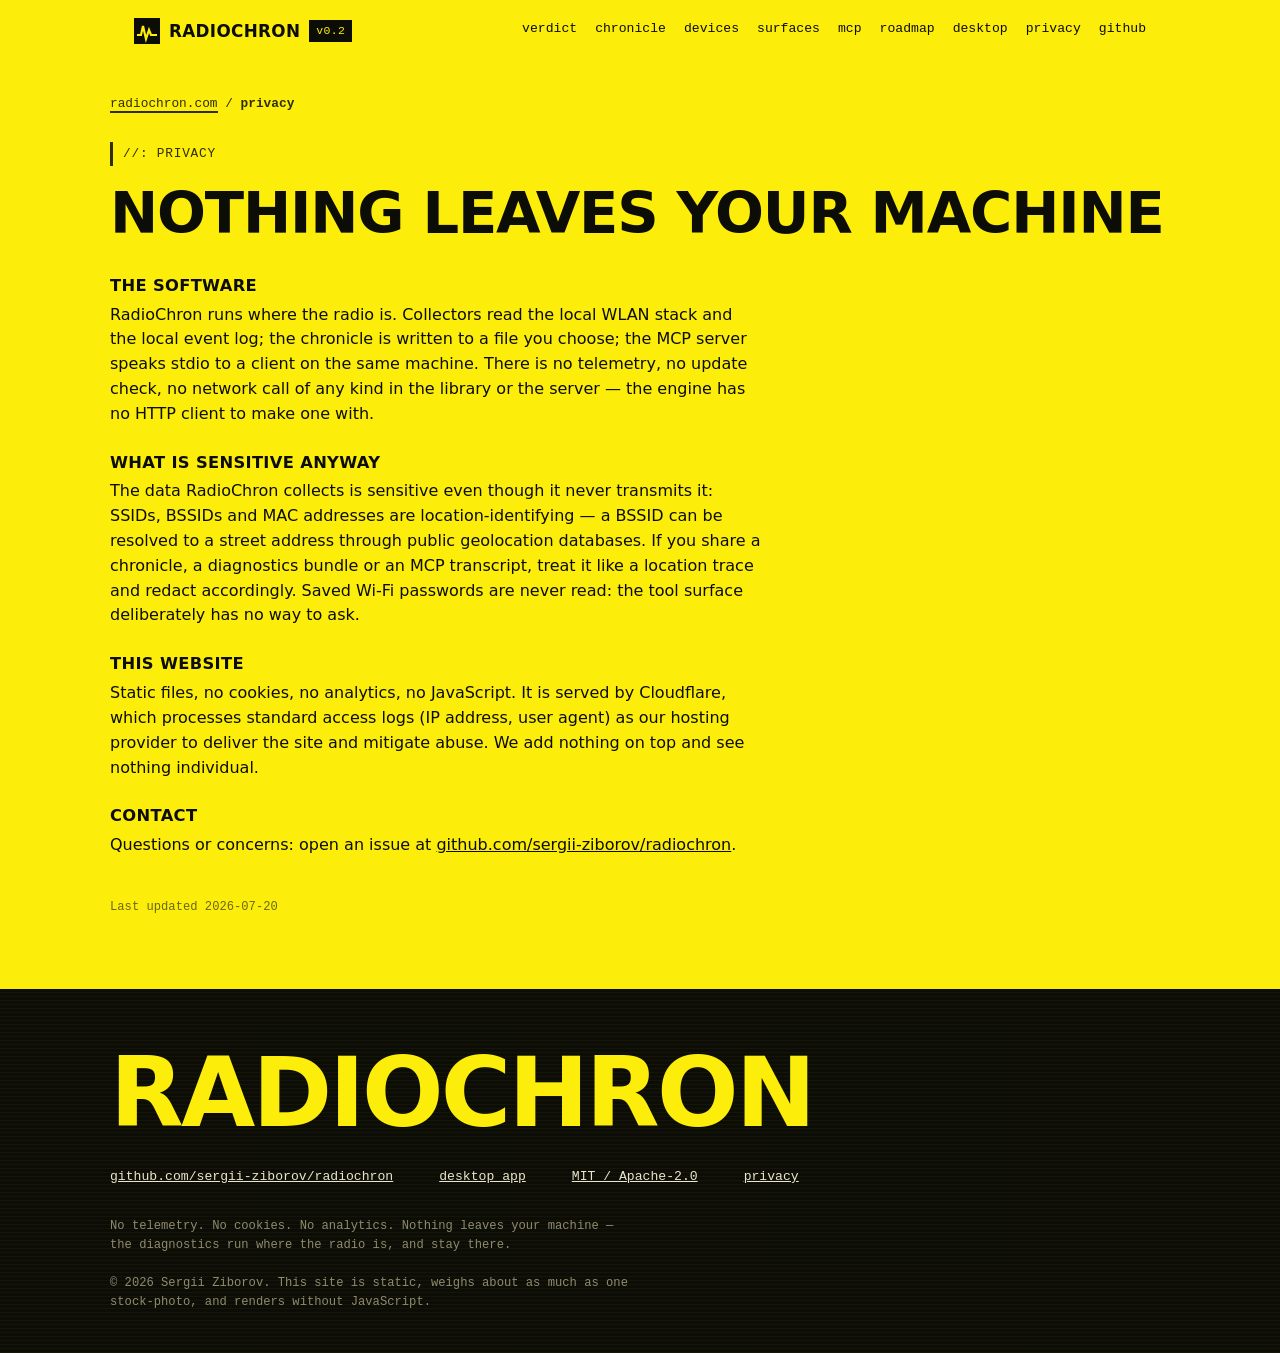
<file: privacy.html>
<!doctype html>
<html lang="en">
<head>
<meta charset="utf-8">
<meta name="viewport" content="width=device-width, initial-scale=1">
<title>Privacy — RadioChron</title>
<meta name="description" content="RadioChron privacy: no telemetry, no cookies, no analytics. The software runs where the radio is and nothing leaves the machine.">
<meta name="robots" content="index, follow">
<link rel="canonical" href="https://radiochron.com/privacy">
<link rel="icon" type="image/svg+xml" href="/favicon.svg">
<link rel="stylesheet" href="/styles.css?v=1">
</head>
<body>

<header>
  <a class="mark" href="/">
    <svg width="26" height="26" viewBox="0 0 26 26" aria-hidden="true"><rect width="26" height="26" fill="#0D0D08"/><path d="M3 17 L7 17 9 8 12 21 15 12 17 17 23 17" fill="none" stroke="#FCEE0A" stroke-width="2.2"/></svg>
    RADIOCHRON <span class="v">v0.2</span>
  </a>
  <nav>
    <a href="/#verdict">verdict</a>
    <a href="/#chronicle">chronicle</a>
    <a href="/#devices">devices</a>
    <a href="/#surfaces">surfaces</a>
    <a href="/#tools">mcp</a>
    <a href="/#roadmap">roadmap</a>
    <a href="/electron">desktop</a>
    <a href="/privacy">privacy</a>
    <a href="https://github.com/sergii-ziborov/radiochron">github</a>
  </nav>
</header>

<section class="band pagehead" style="padding-top:26px">
  <div class="wrap">
    <div class="crumbs"><a href="/">radiochron.com</a> / <b>privacy</b></div>
    <div class="tag">//: PRIVACY</div>
    <h1>Nothing leaves your machine</h1>

    <h3 style="margin-top:34px">The software</h3>
    <p>RadioChron runs where the radio is. Collectors read the local WLAN stack and
      the local event log; the chronicle is written to a file you choose; the MCP
      server speaks stdio to a client on the same machine. There is no telemetry,
      no update check, no network call of any kind in the library or the server —
      the engine has no HTTP client to make one with.</p>

    <h3 style="margin-top:28px">What is sensitive anyway</h3>
    <p>The data RadioChron collects is sensitive even though it never transmits it:
      SSIDs, BSSIDs and MAC addresses are location-identifying — a BSSID can be
      resolved to a street address through public geolocation databases. If you
      share a chronicle, a diagnostics bundle or an MCP transcript, treat it like
      a location trace and redact accordingly. Saved Wi-Fi passwords are never
      read: the tool surface deliberately has no way to ask.</p>

    <h3 style="margin-top:28px">This website</h3>
    <p>Static files, no cookies, no analytics, no JavaScript. It is served by
      Cloudflare, which processes standard access logs (IP address, user agent)
      as our hosting provider to deliver the site and mitigate abuse. We add
      nothing on top and see nothing individual.</p>

    <h3 style="margin-top:28px">Contact</h3>
    <p>Questions or concerns: open an issue at
      <a href="https://github.com/sergii-ziborov/radiochron">github.com/sergii-ziborov/radiochron</a>.</p>

    <div class="note">Last updated 2026-07-20</div>
  </div>
</section>

<footer>
  <div class="wrap">
    <div class="big">RADIOCHRON</div>
    <div class="cols">
      <a href="https://github.com/sergii-ziborov/radiochron">github.com/sergii-ziborov/radiochron</a>
      <a href="/electron">desktop app</a>
      <a href="/license">MIT / Apache-2.0</a>
      <a href="/privacy">privacy</a>
    </div>
    <div class="note">No telemetry. No cookies. No analytics. Nothing leaves your machine — the
      diagnostics run where the radio is, and stay there.<br><br>
      © 2026 Sergii Ziborov. This site is static, weighs about as much as one stock-photo, and
      renders without JavaScript.</div>
  </div>
</footer>

</body>
</html>
</file>
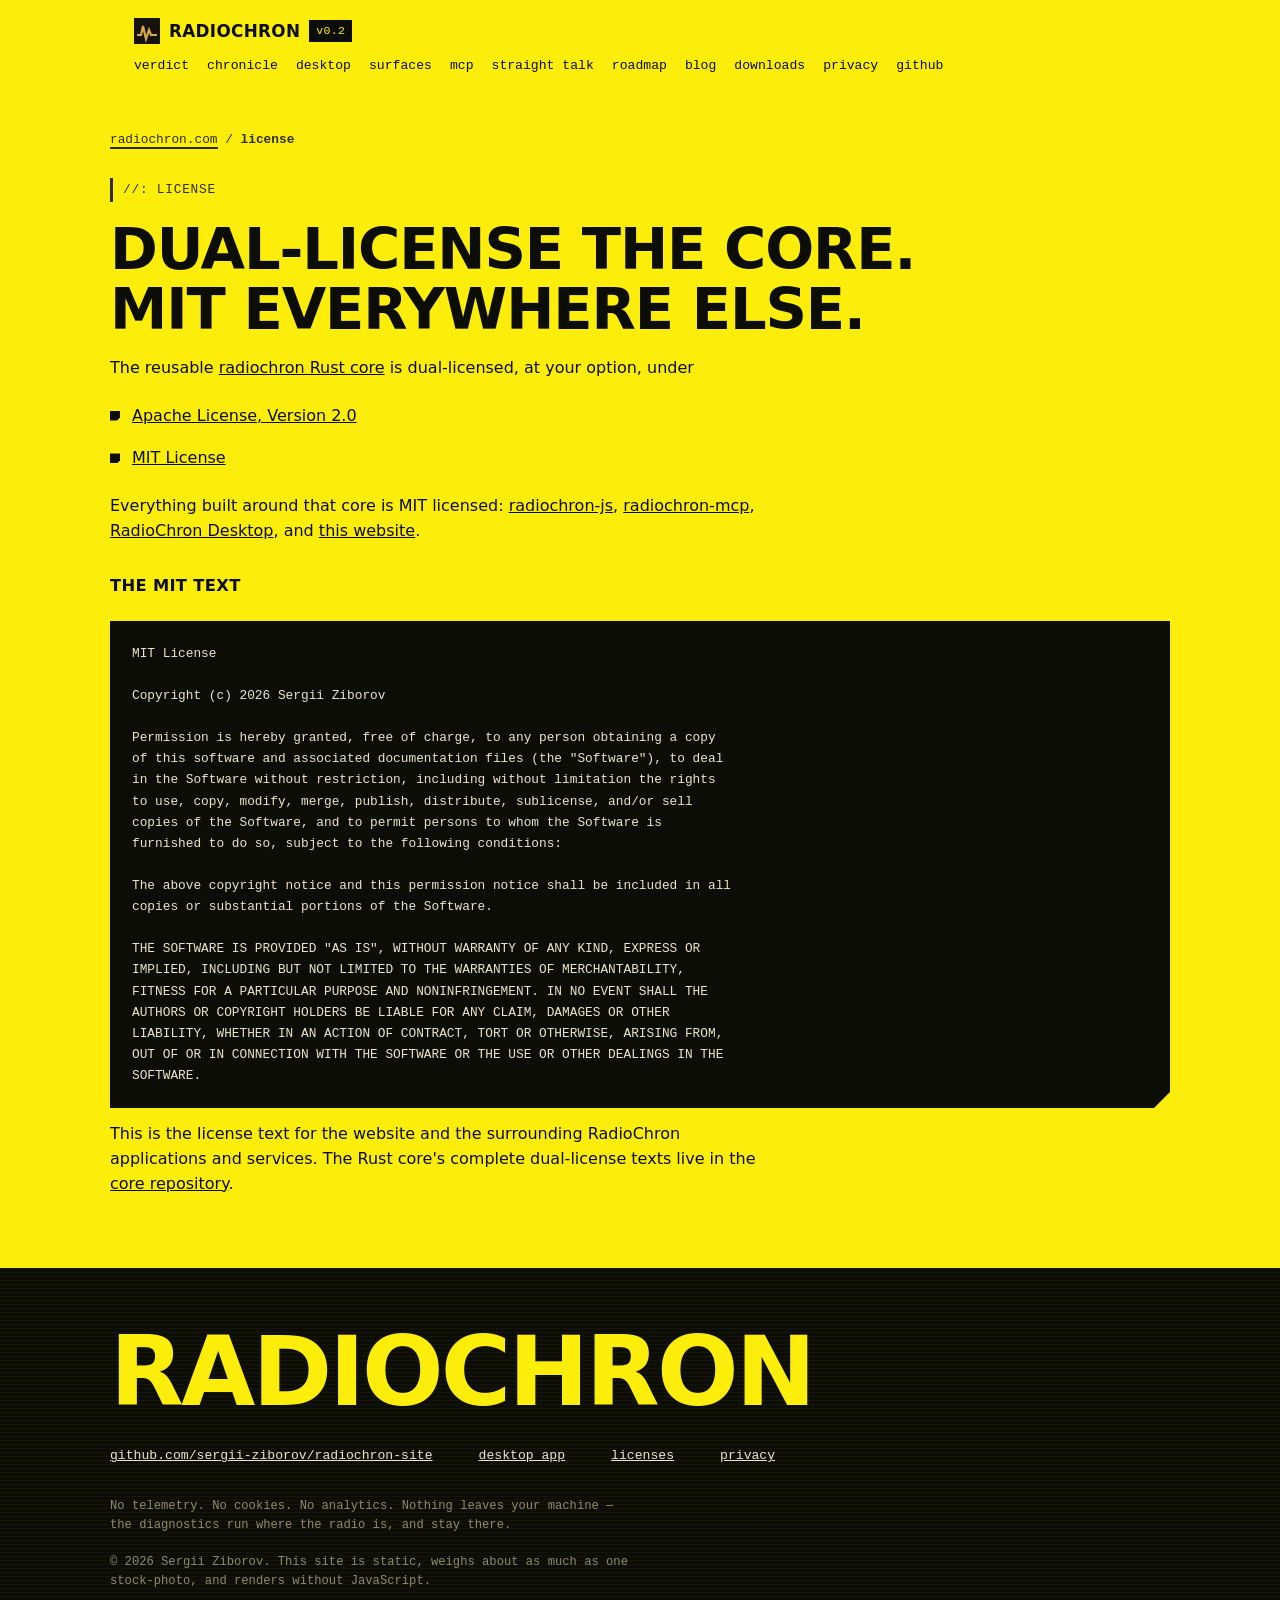
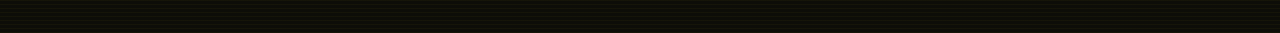
<file: public/license.html>
<!doctype html>
<html lang="en">
<head>
<meta charset="utf-8">
<meta name="viewport" content="width=device-width, initial-scale=1">
<title>License — RadioChron</title>
<meta name="description" content="The RadioChron Rust core is MIT OR Apache-2.0; RadioChron applications, services, packages and website are MIT licensed.">
<meta name="robots" content="index, follow">
<link rel="canonical" href="https://radiochron.com/license">
<link rel="icon" type="image/svg+xml" href="/favicon.svg">
<link rel="stylesheet" href="/styles.css?v=8">
</head>
<body>

<header>
  <a class="mark" href="/">
    <svg width="26" height="26" viewBox="0 0 26 26" aria-hidden="true"><rect width="26" height="26" fill="#16130F"/><path d="M3 17 L7 17 9 8 12 21 15 12 17 17 23 17" fill="none" stroke="#D4A84B" stroke-width="2.2"/></svg>
    RADIOCHRON <span class="v">v0.2</span>
  </a>
    <nav>
    <a href="/#verdict">verdict</a>
    <a href="/#chronicle">chronicle</a>
    <a href="/electron">desktop</a>
    <a href="/#surfaces">surfaces</a>
    <a href="/#tools">mcp</a>
    <a href="/#straight">straight&nbsp;talk</a>
    <a href="/#roadmap">roadmap</a>
    <a href="/blog/">blog</a>
    <a href="/electron#download">downloads</a>
    <a href="/privacy">privacy</a>
    <a href="https://github.com/sergii-ziborov/radiochron">github</a>
  </nav>
</header>

<section class="band pagehead legal" style="padding-top:26px">
  <div class="wrap">
    <div class="crumbs"><a href="/">radiochron.com</a> / <b>license</b></div>
    <div class="tag">//: LICENSE</div>
    <h1>Dual-license the core.<br>MIT everywhere else.</h1>
    <p style="margin-top:16px">The reusable
      <a href="https://github.com/sergii-ziborov/radiochron">radiochron Rust core</a>
      is dual-licensed, at your option, under</p>
    <ul class="h">
      <li><a href="https://github.com/sergii-ziborov/radiochron/blob/main/LICENSE-APACHE">Apache License, Version 2.0</a></li>
      <li><a href="https://github.com/sergii-ziborov/radiochron/blob/main/LICENSE-MIT">MIT License</a></li>
    </ul>
    <p style="margin-top:14px">Everything built around that core is MIT licensed:
      <a href="https://github.com/sergii-ziborov/radiochron-js">radiochron-js</a>,
      <a href="https://github.com/sergii-ziborov/radiochron-mcp">radiochron-mcp</a>,
      <a href="https://github.com/sergii-ziborov/radiochron-electron">RadioChron Desktop</a>,
      and
      <a href="https://github.com/sergii-ziborov/radiochron-site">this website</a>.</p>

    <h3 style="margin-top:34px">The MIT text</h3>
<pre>MIT License

Copyright (c) 2026 Sergii Ziborov

Permission is hereby granted, free of charge, to any person obtaining a copy
of this software and associated documentation files (the "Software"), to deal
in the Software without restriction, including without limitation the rights
to use, copy, modify, merge, publish, distribute, sublicense, and/or sell
copies of the Software, and to permit persons to whom the Software is
furnished to do so, subject to the following conditions:

The above copyright notice and this permission notice shall be included in all
copies or substantial portions of the Software.

THE SOFTWARE IS PROVIDED "AS IS", WITHOUT WARRANTY OF ANY KIND, EXPRESS OR
IMPLIED, INCLUDING BUT NOT LIMITED TO THE WARRANTIES OF MERCHANTABILITY,
FITNESS FOR A PARTICULAR PURPOSE AND NONINFRINGEMENT. IN NO EVENT SHALL THE
AUTHORS OR COPYRIGHT HOLDERS BE LIABLE FOR ANY CLAIM, DAMAGES OR OTHER
LIABILITY, WHETHER IN AN ACTION OF CONTRACT, TORT OR OTHERWISE, ARISING FROM,
OUT OF OR IN CONNECTION WITH THE SOFTWARE OR THE USE OR OTHER DEALINGS IN THE
SOFTWARE.</pre>
    <p style="margin-top:14px">This is the license text for the website and the surrounding
      RadioChron applications and services. The Rust core's complete dual-license texts live in
      the <a href="https://github.com/sergii-ziborov/radiochron">core repository</a>.</p>
  </div>
</section>

<footer>
  <div class="wrap">
    <div class="big">RADIOCHRON</div>
    <div class="cols">
      <a href="https://github.com/sergii-ziborov/radiochron-site">github.com/sergii-ziborov/radiochron-site</a>
      <a href="/electron">desktop app</a>
      <a href="/license">licenses</a>
      <a href="/privacy">privacy</a>
    </div>
    <div class="note">No telemetry. No cookies. No analytics. Nothing leaves your machine — the
      diagnostics run where the radio is, and stay there.<br><br>
      © 2026 Sergii Ziborov. This site is static, weighs about as much as one stock-photo, and
      renders without JavaScript.</div>
  </div>
</footer>

</body>
</html>
</file>
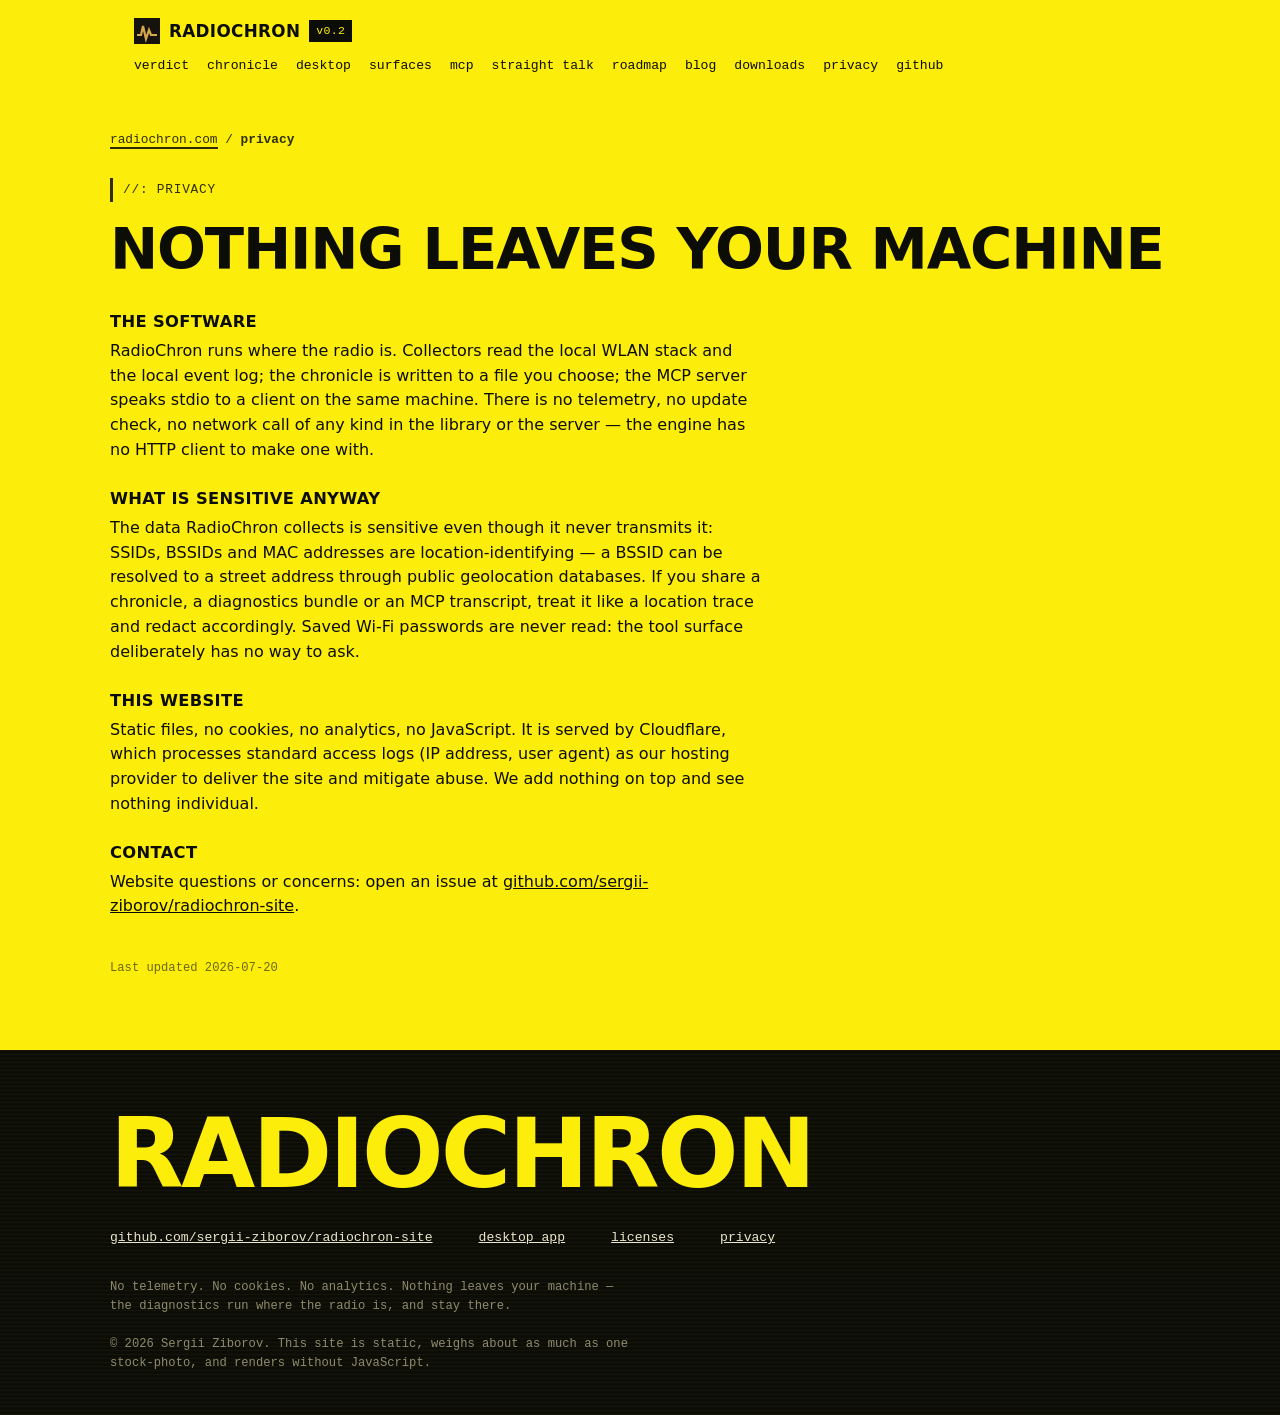
<file: public/privacy.html>
<!doctype html>
<html lang="en">
<head>
<meta charset="utf-8">
<meta name="viewport" content="width=device-width, initial-scale=1">
<title>Privacy — RadioChron</title>
<meta name="description" content="RadioChron privacy: no telemetry, no cookies, no analytics. The software runs where the radio is and nothing leaves the machine.">
<meta name="robots" content="index, follow">
<link rel="canonical" href="https://radiochron.com/privacy">
<link rel="icon" type="image/svg+xml" href="/favicon.svg">
<link rel="stylesheet" href="/styles.css?v=8">
</head>
<body>

<header>
  <a class="mark" href="/">
    <svg width="26" height="26" viewBox="0 0 26 26" aria-hidden="true"><rect width="26" height="26" fill="#16130F"/><path d="M3 17 L7 17 9 8 12 21 15 12 17 17 23 17" fill="none" stroke="#D4A84B" stroke-width="2.2"/></svg>
    RADIOCHRON <span class="v">v0.2</span>
  </a>
    <nav>
    <a href="/#verdict">verdict</a>
    <a href="/#chronicle">chronicle</a>
    <a href="/electron">desktop</a>
    <a href="/#surfaces">surfaces</a>
    <a href="/#tools">mcp</a>
    <a href="/#straight">straight&nbsp;talk</a>
    <a href="/#roadmap">roadmap</a>
    <a href="/blog/">blog</a>
    <a href="/electron#download">downloads</a>
    <a href="/privacy">privacy</a>
    <a href="https://github.com/sergii-ziborov/radiochron">github</a>
  </nav>
</header>

<section class="band pagehead" style="padding-top:26px">
  <div class="wrap">
    <div class="crumbs"><a href="/">radiochron.com</a> / <b>privacy</b></div>
    <div class="tag">//: PRIVACY</div>
    <h1>Nothing leaves your machine</h1>

    <h3 style="margin-top:34px">The software</h3>
    <p>RadioChron runs where the radio is. Collectors read the local WLAN stack and
      the local event log; the chronicle is written to a file you choose; the MCP
      server speaks stdio to a client on the same machine. There is no telemetry,
      no update check, no network call of any kind in the library or the server —
      the engine has no HTTP client to make one with.</p>

    <h3 style="margin-top:28px">What is sensitive anyway</h3>
    <p>The data RadioChron collects is sensitive even though it never transmits it:
      SSIDs, BSSIDs and MAC addresses are location-identifying — a BSSID can be
      resolved to a street address through public geolocation databases. If you
      share a chronicle, a diagnostics bundle or an MCP transcript, treat it like
      a location trace and redact accordingly. Saved Wi-Fi passwords are never
      read: the tool surface deliberately has no way to ask.</p>

    <h3 style="margin-top:28px">This website</h3>
    <p>Static files, no cookies, no analytics, no JavaScript. It is served by
      Cloudflare, which processes standard access logs (IP address, user agent)
      as our hosting provider to deliver the site and mitigate abuse. We add
      nothing on top and see nothing individual.</p>

    <h3 style="margin-top:28px">Contact</h3>
    <p>Website questions or concerns: open an issue at
      <a href="https://github.com/sergii-ziborov/radiochron-site/issues">github.com/sergii-ziborov/radiochron-site</a>.</p>

    <div class="note">Last updated 2026-07-20</div>
  </div>
</section>

<footer>
  <div class="wrap">
    <div class="big">RADIOCHRON</div>
    <div class="cols">
      <a href="https://github.com/sergii-ziborov/radiochron-site">github.com/sergii-ziborov/radiochron-site</a>
      <a href="/electron">desktop app</a>
      <a href="/license">licenses</a>
      <a href="/privacy">privacy</a>
    </div>
    <div class="note">No telemetry. No cookies. No analytics. Nothing leaves your machine — the
      diagnostics run where the radio is, and stay there.<br><br>
      © 2026 Sergii Ziborov. This site is static, weighs about as much as one stock-photo, and
      renders without JavaScript.</div>
  </div>
</footer>

</body>
</html>
</file>
<file: styles.css>
:root{
  --y:#FCEE0A; --y2:#d9cd08; --k:#0D0D08; --k2:#171712;
  --ink:#0D0D08; --paper:#EAE6CB; --dim:#8f8b6d; --cyan:#39D5DD;
  --mono:ui-monospace,"Cascadia Mono",Consolas,"Liberation Mono",monospace;
  --sans:system-ui,"Segoe UI",Roboto,Arial,sans-serif;
}
*{margin:0;padding:0;box-sizing:border-box}
html{scroll-behavior:smooth}
@media (prefers-reduced-motion: reduce){html{scroll-behavior:auto}}
body{font-family:var(--sans);background:var(--y);color:var(--ink);line-height:1.55}
.band{padding:72px 24px}
.band.k{background:var(--k);color:var(--paper);
  background-image:repeating-linear-gradient(0deg,rgba(252,238,10,.035) 0 1px,transparent 1px 4px)}
.wrap{max-width:1060px;margin:0 auto}
h1,h2,h3{font-weight:900;text-transform:uppercase;letter-spacing:-.02em;line-height:1.04}
h1{font-size:clamp(2.6rem,7.2vw,5rem)}
h2{font-size:clamp(1.7rem,4vw,2.6rem);margin-bottom:20px}
h3{font-size:1.02rem;letter-spacing:.02em;margin-bottom:8px}
.k h2{color:var(--y)}
p{max-width:64ch}
a{color:inherit}
.k a{color:var(--cyan)}
code,pre{font-family:var(--mono)}
.tag{display:inline-block;font-family:var(--mono);font-size:.8rem;letter-spacing:.06em;
  border-left:3px solid currentColor;padding:2px 0 2px 10px;margin-bottom:18px;opacity:.85}
.chip{display:inline-block;font-family:var(--mono);font-size:.78rem;font-weight:700;
  background:var(--k);color:var(--y);padding:6px 12px;margin:4px 6px 0 0;
  clip-path:polygon(0 0,100% 0,100% calc(100% - 9px),calc(100% - 9px) 100%,0 100%)}
.k .chip{background:var(--y);color:var(--k)}
.cut{clip-path:polygon(0 0,100% 0,100% calc(100% - 16px),calc(100% - 16px) 100%,0 100%)}
.grid{display:grid;gap:18px;margin-top:26px}
.g2{grid-template-columns:repeat(auto-fit,minmax(280px,1fr))}
.g3{grid-template-columns:repeat(auto-fit,minmax(240px,1fr))}
.card{background:var(--k);color:var(--paper);padding:22px;position:relative}
.card h3{color:var(--y)}
.k .card{background:#14140e;outline:1px solid rgba(252,238,10,.25)}
.card .m{font-family:var(--mono);font-size:.82rem;color:var(--dim)}
.term{background:var(--k);color:var(--paper);font-family:var(--mono);font-size:.86rem;
  padding:18px 20px 20px;overflow-x:auto;margin-top:26px}
.term .bar{display:flex;gap:6px;margin-bottom:14px}
.term .bar i{width:10px;height:10px;background:var(--y)}
.term .bar i:nth-child(2){background:var(--cyan)}
.term .bar i:nth-child(3){background:#3a3a2c}
.term .c{color:var(--dim)}
.term .g{color:var(--y)}
.term pre{line-height:1.7;white-space:pre}
.k .term{outline:1px solid rgba(252,238,10,.3)}
header{display:flex;justify-content:space-between;align-items:center;flex-wrap:wrap;gap:12px;
  padding:18px 24px;max-width:1060px;margin:0 auto}
.mark{font-weight:900;font-size:1.05rem;letter-spacing:.02em;display:flex;align-items:center;gap:9px}
.mark svg{display:block}
.mark .v{font-family:var(--mono);font-weight:400;font-size:.72rem;background:var(--k);color:var(--y);padding:2px 7px}
nav{display:flex;flex-wrap:wrap;gap:4px 18px;font-family:var(--mono);font-size:.82rem}
nav a{text-decoration:none;border-bottom:2px solid transparent;padding-bottom:2px}
nav a:hover{border-color:var(--k)}
.hero{position:relative;overflow:hidden;padding:60px 24px 84px}
.hero .wrap{position:relative;z-index:1}
.hero .sub{font-size:1.12rem;max-width:56ch;margin-top:22px}
.hero .circ{display:none;position:absolute;right:0;top:0;height:100%;opacity:.55;z-index:0;pointer-events:none}
@media (min-width:1120px){.hero .circ{display:block;width:min(38vw,520px)}}
.circ .base{opacity:.3}
.circ .sig{stroke-dasharray:16 384;animation:trace 5.2s linear infinite}
.circ .d1{animation-delay:1s}.circ .d2{animation-delay:2s}
.circ .d3{animation-delay:3s}.circ .d4{animation-delay:4s}
.circ rect{animation:node 2.6s steps(2,start) infinite}
.circ rect:nth-child(2n){animation-delay:.65s}
.circ rect:nth-child(3n){animation-delay:1.3s}
@keyframes trace{to{stroke-dashoffset:-400}}
@keyframes node{50%{opacity:.3}}
.pulse{display:block;width:100%;height:44px;margin-top:28px}
/* When the circuit ornament is visible, the pulse keeps to the text column so
   the two animations never share horizontal territory. 560px ends well before
   the circuit's left edge at every viewport ≥1120px. */
@media (min-width:1120px){.pulse{max-width:560px}}
.pulse .base{opacity:.3}
.pulse .sig{stroke-dasharray:80 1120;animation:trace2 4.6s linear infinite}
@keyframes trace2{to{stroke-dashoffset:-1200}}
@media (prefers-reduced-motion:reduce){.circ .sig,.circ rect,.pulse .sig{animation:none}}
.stats{display:grid;grid-template-columns:repeat(auto-fit,minmax(150px,1fr));gap:14px;margin-top:34px}
.stat{background:var(--k);color:var(--paper);padding:16px 18px}
.stat b{display:block;font-size:1.65rem;color:var(--y);font-family:var(--mono);letter-spacing:-.03em}
.stat span{font-family:var(--mono);font-size:.72rem;letter-spacing:.08em;color:var(--dim)}
.bars{margin-top:26px;font-family:var(--mono);font-size:.8rem}
.bars .row{display:grid;grid-template-columns:170px 1fr;align-items:center;gap:12px;margin-top:12px}
.bars .bar{height:26px;background:var(--y);position:relative}
.bars .bar.dim{background:#3c3c2b}
.bars .bar b{position:absolute;right:8px;top:3px;color:var(--k);font-size:.8rem}
.bars .bar.dim b{color:var(--paper)}
table{border-collapse:collapse;width:100%;margin-top:22px;font-size:.92rem}
th,td{text-align:left;padding:11px 14px;border-bottom:1px solid rgba(252,238,10,.22);vertical-align:top}
th{font-family:var(--mono);font-size:.74rem;letter-spacing:.1em;text-transform:uppercase;color:var(--y)}
td code{color:var(--y);font-size:.84rem}
td .m{color:var(--dim);font-family:var(--mono);font-size:.78rem}
ul.h{list-style:none;margin-top:14px}
ul.h li{padding:9px 0 9px 22px;position:relative;max-width:70ch}
ul.h li::before{content:"";position:absolute;left:0;top:16px;width:10px;height:10px;background:currentColor;
  clip-path:polygon(0 0,100% 0,100% 70%,70% 100%,0 100%)}
.k ul.h li::before{background:var(--y)}
.road li b{font-family:var(--mono);font-size:.72rem;letter-spacing:.08em;padding:2px 8px;margin-right:10px}
.road .done b{background:var(--y);color:var(--k)}
.road .plan b{outline:1px solid var(--y);color:var(--y)}
footer{background:var(--k);color:var(--paper);padding:56px 24px 42px;
  background-image:repeating-linear-gradient(0deg,rgba(252,238,10,.035) 0 1px,transparent 1px 4px)}
footer .big{font-weight:900;font-size:clamp(2.4rem,9vw,6rem);letter-spacing:-.03em;color:var(--y);line-height:1}
footer .cols{display:flex;flex-wrap:wrap;gap:16px 46px;margin-top:26px;font-family:var(--mono);font-size:.82rem}
footer .note{margin-top:30px;font-family:var(--mono);font-size:.76rem;color:var(--dim);max-width:72ch}
.blink{animation:bl 1.1s steps(1) infinite}
@keyframes bl{50%{opacity:0}}
@media (prefers-reduced-motion: reduce){.blink{animation:none}}
/* ---- shared page chrome (subpages) ---- */
.crumbs{font-family:var(--mono);font-size:.8rem;margin:6px 0 26px;opacity:.85}
.crumbs a{text-decoration:none;border-bottom:2px solid currentColor}
.crumbs b{font-weight:700}
.note{margin-top:40px;font-family:var(--mono);font-size:.76rem;color:#6b6710}
.legal pre{background:var(--k);color:#EAE6CB;font-family:var(--mono);font-size:.8rem;line-height:1.65;
  padding:22px;margin-top:26px;overflow-x:auto;white-space:pre-wrap;
  clip-path:polygon(0 0,100% 0,100% calc(100% - 16px),calc(100% - 16px) 100%,0 100%)}
.flow{font-family:var(--mono);font-size:.84rem;background:var(--k);color:var(--paper);
  padding:22px;margin-top:26px;overflow-x:auto}
.flow b{color:var(--y)}
.pagehead h1{font-size:clamp(2.2rem,6vw,3.6rem)}a.mark{text-decoration:none;color:inherit}
</file>
